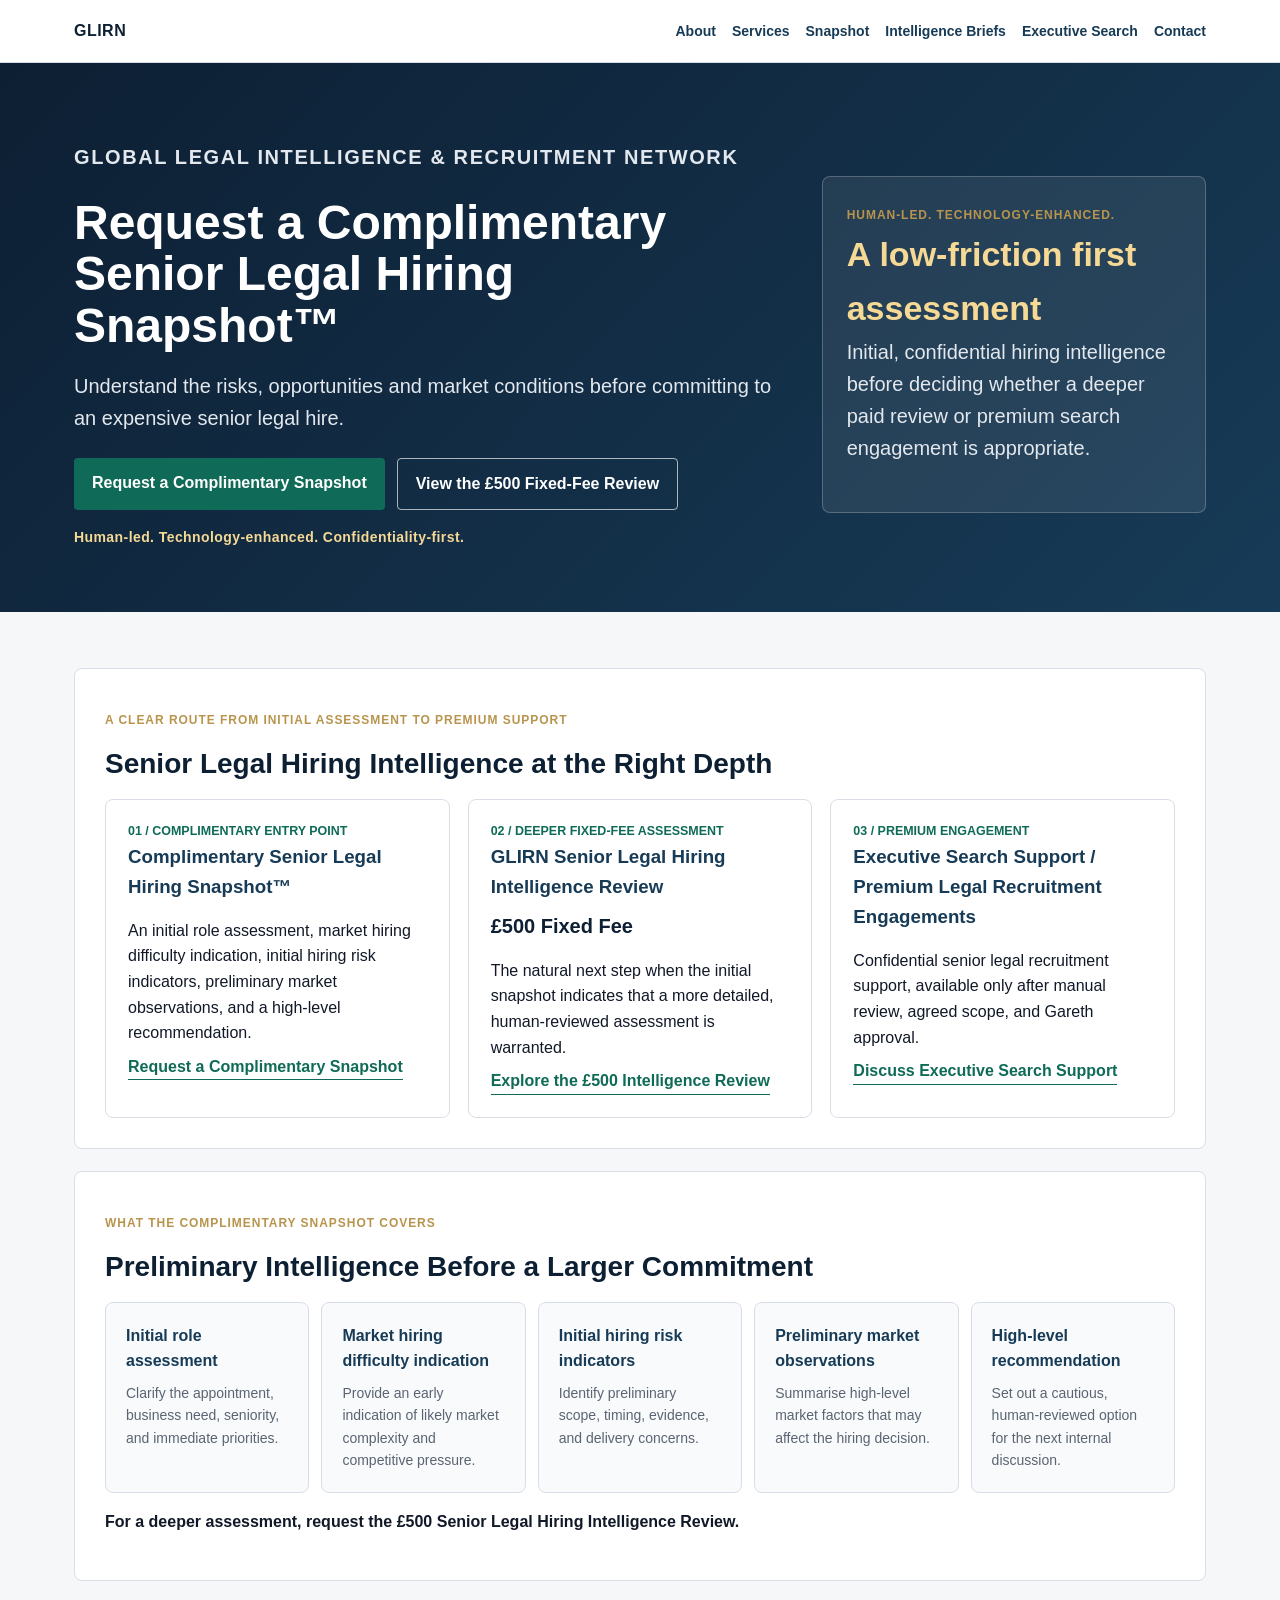
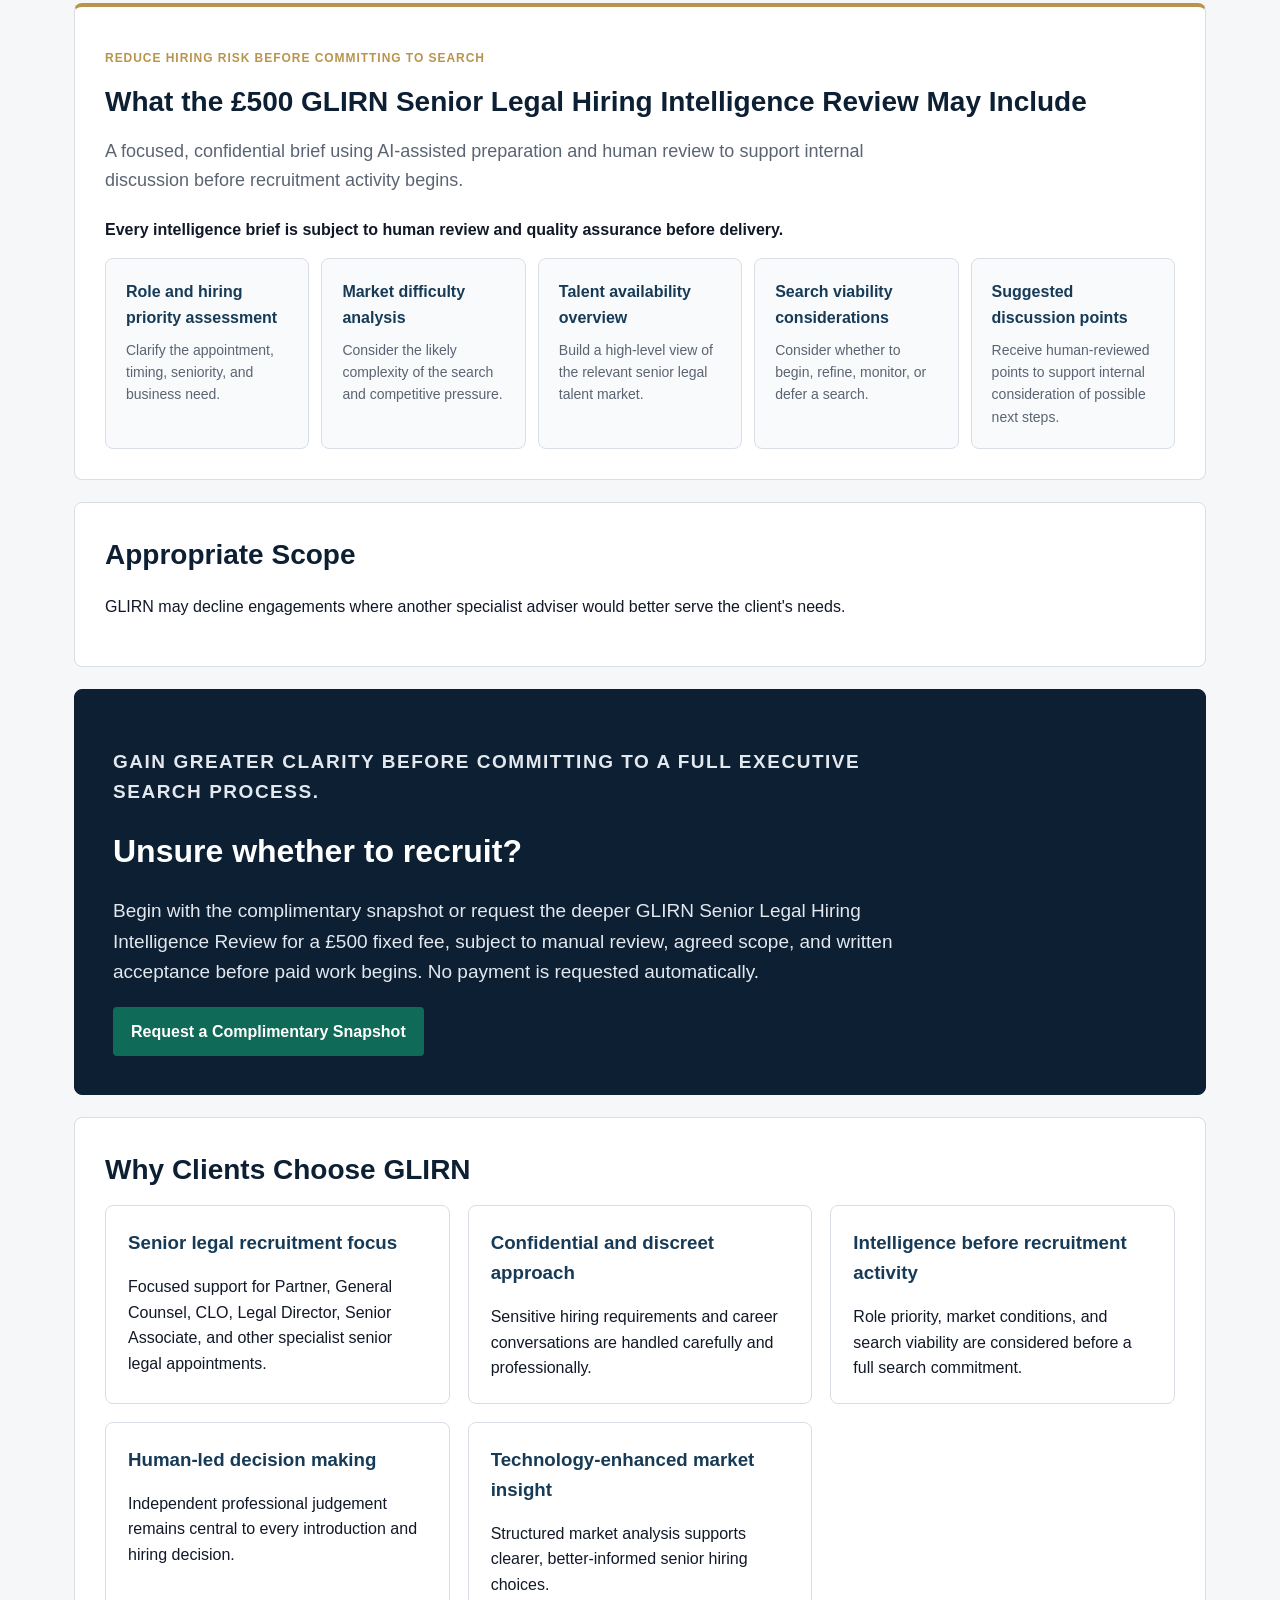
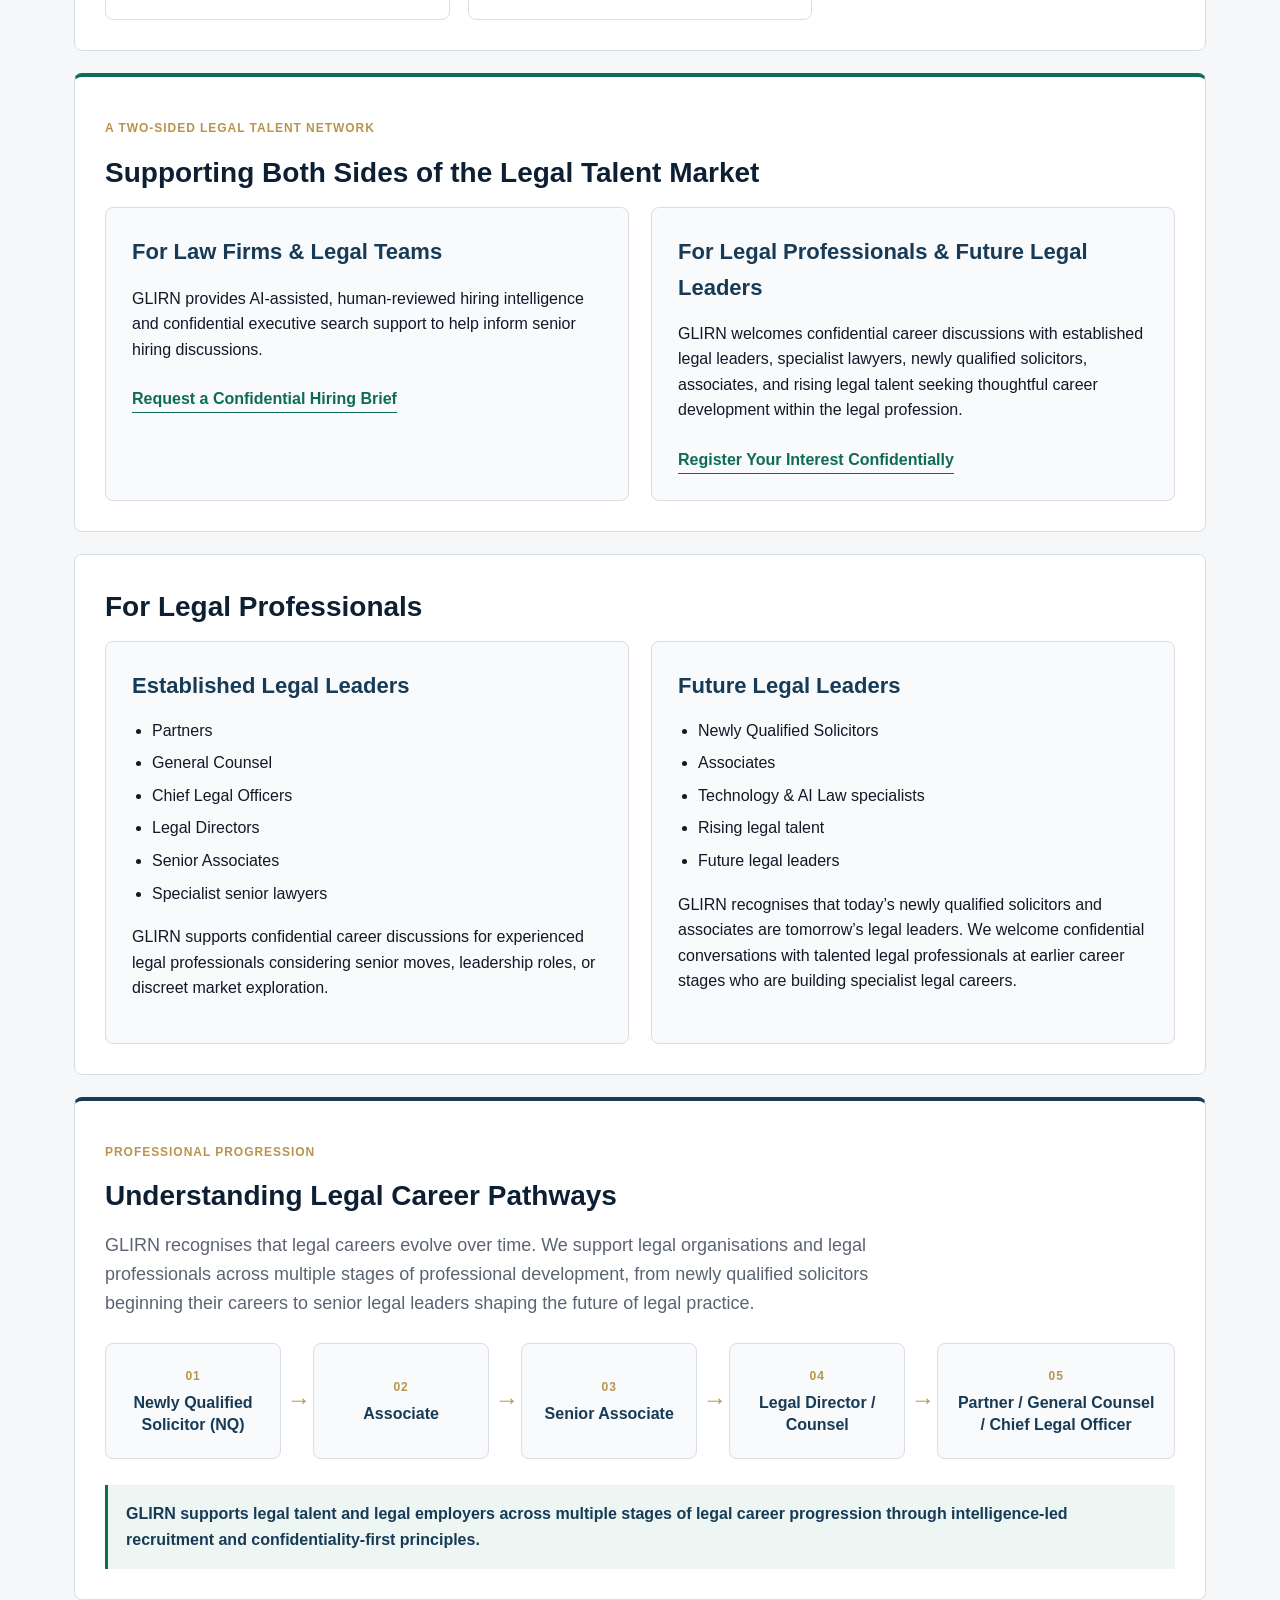
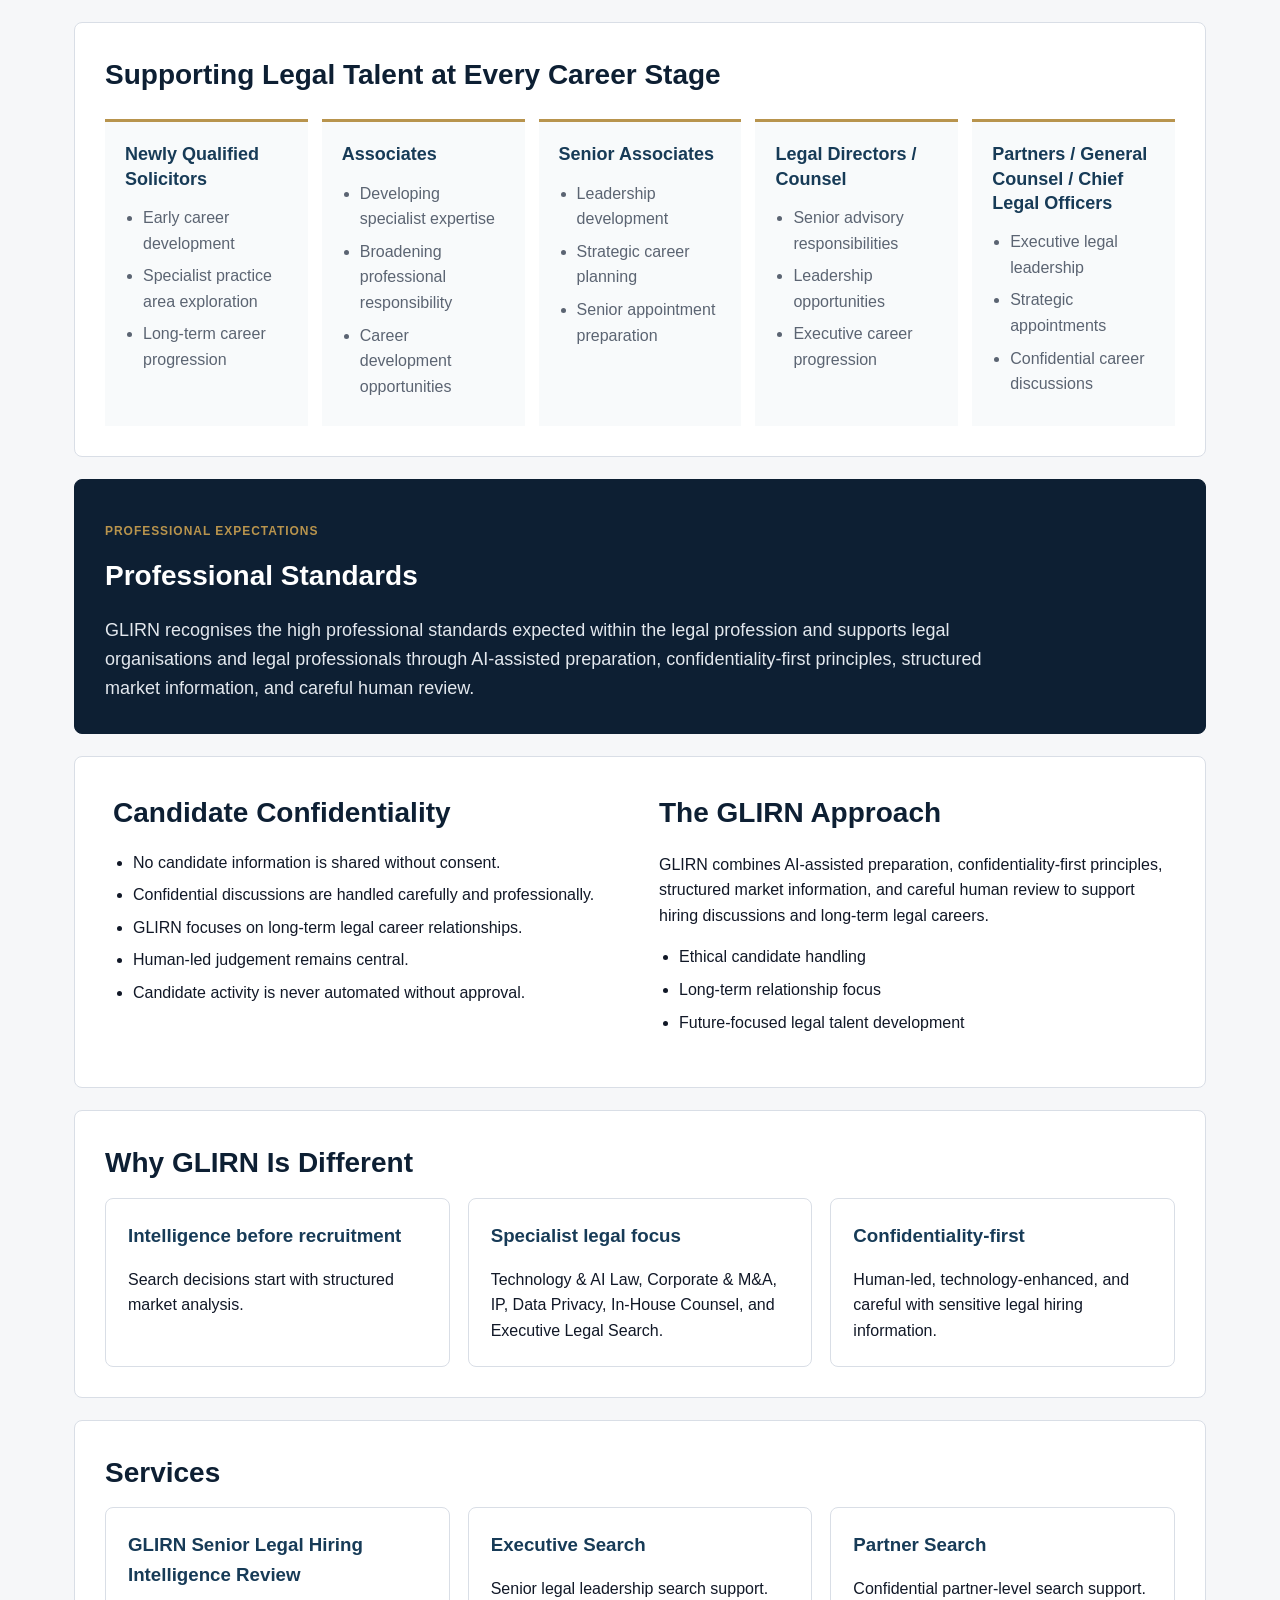
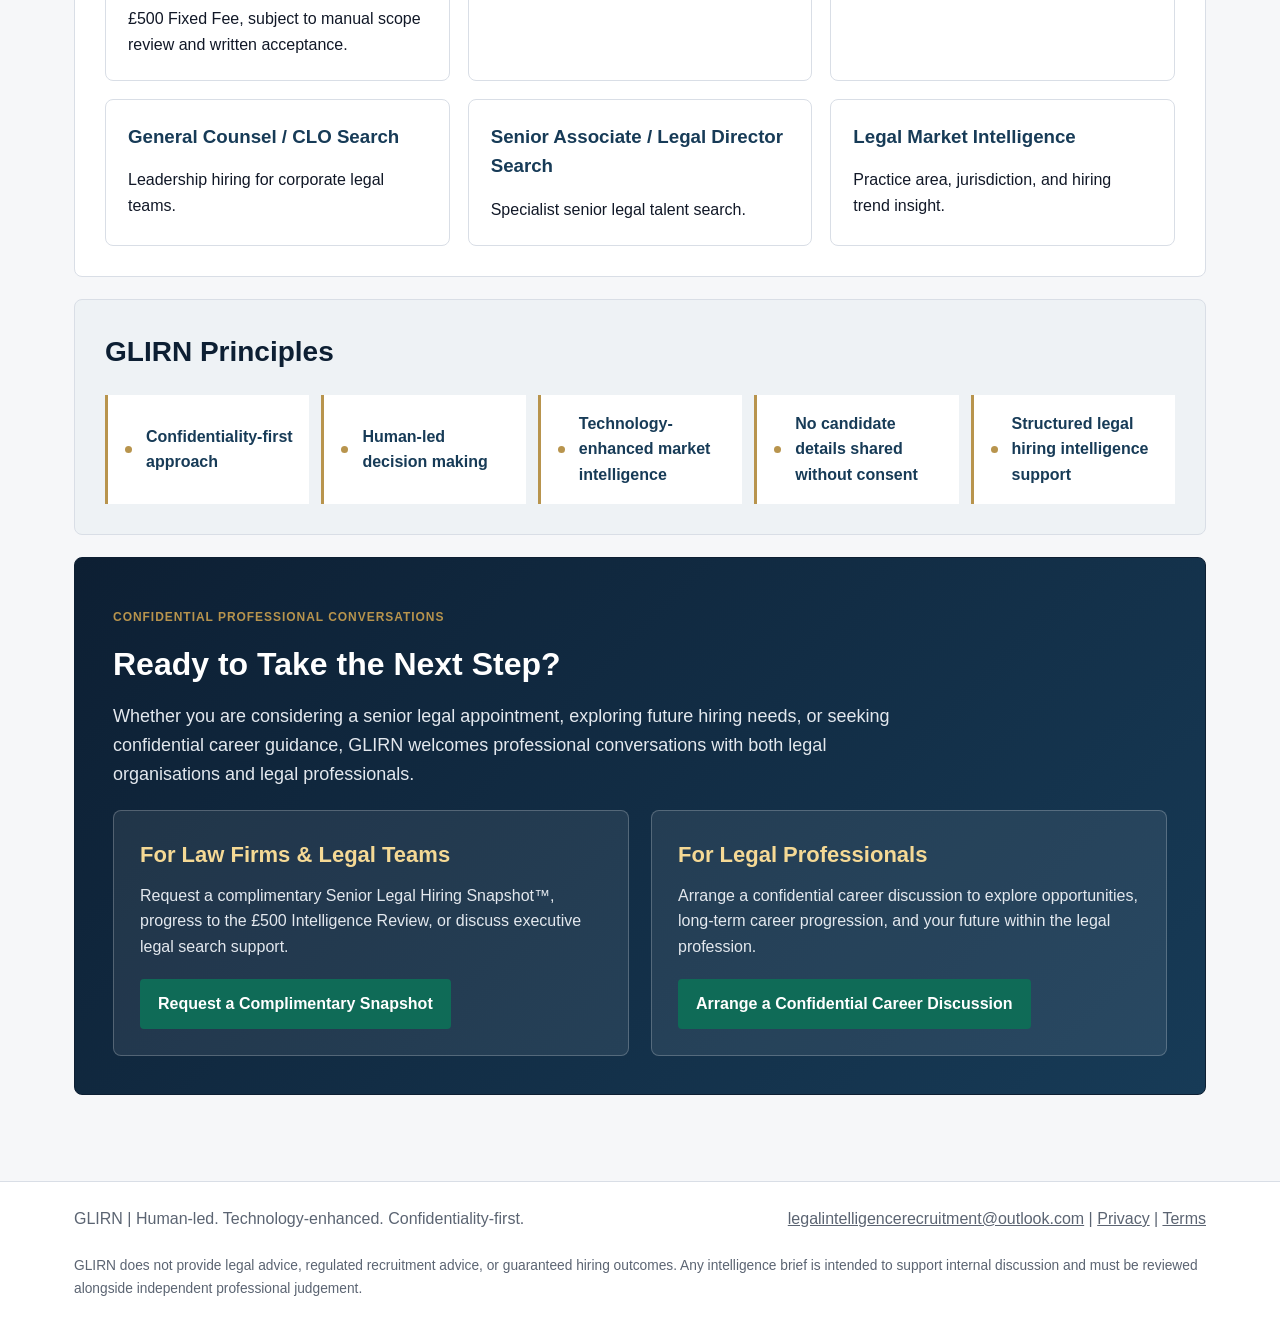
<file: public/index.html>
<!doctype html>
<html lang="en">
<head>
  <meta charset="utf-8">
  <meta name="viewport" content="width=device-width, initial-scale=1">
  <title>Global Legal Intelligence & Recruitment Network</title>
  <link rel="stylesheet" href="styles.css">
  <!-- Google tag (gtag.js) -->
<script async src="https://www.googletagmanager.com/gtag/js?id=G-6HNSTSNCB3"></script>
<script>
  window.dataLayer = window.dataLayer || [];
  function gtag(){dataLayer.push(arguments);}
  gtag('js', new Date());

  gtag('config', 'G-6HNSTSNCB3');
</script>
</head>
<body>
  <header class="site-header">
    <nav class="nav">
      <a class="brand" href="index.html">GLIRN</a>
      <div class="nav-links">
        <a href="about.html">About</a><a href="services.html">Services</a><a href="senior-legal-hiring-snapshot.html">Snapshot</a><a href="intelligence-review.html">Intelligence Briefs</a><a href="executive-search.html">Executive Search</a><a href="contact.html">Contact</a>
      </div>
    </nav>
  </header>
  <section class="hero">
    <div class="hero-inner">
      <div>
        <p class="eyebrow">Global Legal Intelligence & Recruitment Network</p>
        <h1>Request a Complimentary Senior Legal Hiring Snapshot&trade;</h1>
        <p>Understand the risks, opportunities and market conditions before committing to an expensive senior legal hire.</p>
        <div class="button-row">
          <a class="button" href="contact.html">Request a Complimentary Snapshot</a>
          <a class="button secondary" href="intelligence-review.html">View the &pound;500 Fixed-Fee Review</a>
        </div>
        <p class="hero-trust-line">Human-led. Technology-enhanced. Confidentiality-first.</p>
      </div>
      <div class="hero-panel">
        <span class="eyebrow">Human-led. Technology-enhanced.</span>
        <strong>A low-friction first assessment</strong>
        <p>Initial, confidential hiring intelligence before deciding whether a deeper paid review or premium search engagement is appropriate.</p>
      </div>
    </div>
  </section>
  <main>
    <section class="section offer-ladder">
      <p class="eyebrow">A clear route from initial assessment to premium support</p>
      <h2>Senior Legal Hiring Intelligence at the Right Depth</h2>
      <div class="grid">
        <div class="card"><p class="offer-step">01 / Complimentary entry point</p><h3>Complimentary Senior Legal Hiring Snapshot&trade;</h3><p>An initial role assessment, market hiring difficulty indication, initial hiring risk indicators, preliminary market observations, and a high-level recommendation.</p><a class="text-link" href="contact.html">Request a Complimentary Snapshot</a></div>
        <div class="card featured-offer"><p class="offer-step">02 / Deeper fixed-fee assessment</p><h3>GLIRN Senior Legal Hiring Intelligence Review</h3><p class="offer-price">&pound;500 Fixed Fee</p><p>The natural next step when the initial snapshot indicates that a more detailed, human-reviewed assessment is warranted.</p><a class="text-link" href="intelligence-review.html">Explore the &pound;500 Intelligence Review</a></div>
        <div class="card"><p class="offer-step">03 / Premium engagement</p><h3>Executive Search Support / Premium Legal Recruitment Engagements</h3><p>Confidential senior legal recruitment support, available only after manual review, agreed scope, and Gareth approval.</p><a class="text-link" href="executive-search.html">Discuss Executive Search Support</a></div>
      </div>
    </section>
    <section class="section snapshot-inclusions">
      <p class="eyebrow">What the complimentary snapshot covers</p>
      <h2>Preliminary Intelligence Before a Larger Commitment</h2>
      <div class="review-list">
        <div><strong>Initial role assessment</strong><span>Clarify the appointment, business need, seniority, and immediate priorities.</span></div>
        <div><strong>Market hiring difficulty indication</strong><span>Provide an early indication of likely market complexity and competitive pressure.</span></div>
        <div><strong>Initial hiring risk indicators</strong><span>Identify preliminary scope, timing, evidence, and delivery concerns.</span></div>
        <div><strong>Preliminary market observations</strong><span>Summarise high-level market factors that may affect the hiring decision.</span></div>
        <div><strong>High-level recommendation</strong><span>Set out a cautious, human-reviewed option for the next internal discussion.</span></div>
      </div>
      <p><strong>For a deeper assessment, request the &pound;500 Senior Legal Hiring Intelligence Review.</strong></p>
    </section>
    <section class="section review-inclusions">
      <p class="eyebrow">Reduce Hiring Risk Before Committing to Search</p>
      <h2>What the &pound;500 GLIRN Senior Legal Hiring Intelligence Review May Include</h2>
      <p class="section-intro">A focused, confidential brief using AI-assisted preparation and human review to support internal discussion before recruitment activity begins.</p>
      <p><strong>Every intelligence brief is subject to human review and quality assurance before delivery.</strong></p>
      <div class="review-list">
        <div><strong>Role and hiring priority assessment</strong><span>Clarify the appointment, timing, seniority, and business need.</span></div>
        <div><strong>Market difficulty analysis</strong><span>Consider the likely complexity of the search and competitive pressure.</span></div>
        <div><strong>Talent availability overview</strong><span>Build a high-level view of the relevant senior legal talent market.</span></div>
        <div><strong>Search viability considerations</strong><span>Consider whether to begin, refine, monitor, or defer a search.</span></div>
        <div><strong>Suggested discussion points</strong><span>Receive human-reviewed points to support internal consideration of possible next steps.</span></div>
      </div>
    </section>
    <section class="section"><h2>Appropriate Scope</h2><p>GLIRN may decline engagements where another specialist adviser would better serve the client's needs.</p></section>
    <section class="section cta-band near-top-cta">
      <p class="eyebrow">Gain greater clarity before committing to a full executive search process.</p>
      <h2>Unsure whether to recruit?</h2>
      <p>Begin with the complimentary snapshot or request the deeper GLIRN Senior Legal Hiring Intelligence Review for a &pound;500 fixed fee, subject to manual review, agreed scope, and written acceptance before paid work begins. No payment is requested automatically.</p>
      <a class="button" href="contact.html">Request a Complimentary Snapshot</a>
    </section>
    <section class="section">
      <h2>Why Clients Choose GLIRN</h2>
      <div class="grid">
        <div class="card"><h3>Senior legal recruitment focus</h3><p>Focused support for Partner, General Counsel, CLO, Legal Director, Senior Associate, and other specialist senior legal appointments.</p></div>
        <div class="card"><h3>Confidential and discreet approach</h3><p>Sensitive hiring requirements and career conversations are handled carefully and professionally.</p></div>
        <div class="card"><h3>Intelligence before recruitment activity</h3><p>Role priority, market conditions, and search viability are considered before a full search commitment.</p></div>
        <div class="card"><h3>Human-led decision making</h3><p>Independent professional judgement remains central to every introduction and hiring decision.</p></div>
        <div class="card"><h3>Technology-enhanced market insight</h3><p>Structured market analysis supports clearer, better-informed senior hiring choices.</p></div>
      </div>
    </section>
    <section class="section market-sides">
      <p class="eyebrow">A two-sided legal talent network</p>
      <h2>Supporting Both Sides of the Legal Talent Market</h2>
      <div class="split">
        <div class="audience-card"><h3>For Law Firms &amp; Legal Teams</h3><p>GLIRN provides AI-assisted, human-reviewed hiring intelligence and confidential executive search support to help inform senior hiring discussions.</p><a class="text-link" href="contact.html">Request a Confidential Hiring Brief</a></div>
        <div class="audience-card"><h3>For Legal Professionals &amp; Future Legal Leaders</h3><p>GLIRN welcomes confidential career discussions with established legal leaders, specialist lawyers, newly qualified solicitors, associates, and rising legal talent seeking thoughtful career development within the legal profession.</p><a class="text-link" href="contact.html">Register Your Interest Confidentially</a></div>
      </div>
    </section>
    <section class="section">
      <h2>For Legal Professionals</h2>
      <div class="split">
        <div class="career-card"><h3>Established Legal Leaders</h3><ul class="role-list"><li>Partners</li><li>General Counsel</li><li>Chief Legal Officers</li><li>Legal Directors</li><li>Senior Associates</li><li>Specialist senior lawyers</li></ul><p>GLIRN supports confidential career discussions for experienced legal professionals considering senior moves, leadership roles, or discreet market exploration.</p></div>
        <div class="career-card"><h3>Future Legal Leaders</h3><ul class="role-list"><li>Newly Qualified Solicitors</li><li>Associates</li><li>Technology &amp; AI Law specialists</li><li>Rising legal talent</li><li>Future legal leaders</li></ul><p>GLIRN recognises that today&rsquo;s newly qualified solicitors and associates are tomorrow&rsquo;s legal leaders. We welcome confidential conversations with talented legal professionals at earlier career stages who are building specialist legal careers.</p></div>
      </div>
    </section>
    <section class="section career-pathways">
      <p class="eyebrow">Professional progression</p>
      <h2>Understanding Legal Career Pathways</h2>
      <p class="section-intro">GLIRN recognises that legal careers evolve over time. We support legal organisations and legal professionals across multiple stages of professional development, from newly qualified solicitors beginning their careers to senior legal leaders shaping the future of legal practice.</p>
      <div class="pathway-flow" aria-label="Legal career progression">
        <div class="pathway-step"><span>01</span><strong>Newly Qualified Solicitor (NQ)</strong></div>
        <div class="pathway-arrow" aria-hidden="true">&darr;</div>
        <div class="pathway-step"><span>02</span><strong>Associate</strong></div>
        <div class="pathway-arrow" aria-hidden="true">&darr;</div>
        <div class="pathway-step"><span>03</span><strong>Senior Associate</strong></div>
        <div class="pathway-arrow" aria-hidden="true">&darr;</div>
        <div class="pathway-step"><span>04</span><strong>Legal Director / Counsel</strong></div>
        <div class="pathway-arrow" aria-hidden="true">&darr;</div>
        <div class="pathway-step"><span>05</span><strong>Partner / General Counsel / Chief Legal Officer</strong></div>
      </div>
      <p class="pathway-summary">GLIRN supports legal talent and legal employers across multiple stages of legal career progression through intelligence-led recruitment and confidentiality-first principles.</p>
    </section>
    <section class="section career-stages">
      <h2>Supporting Legal Talent at Every Career Stage</h2>
      <div class="stage-grid">
        <div class="stage-card"><h3>Newly Qualified Solicitors</h3><ul><li>Early career development</li><li>Specialist practice area exploration</li><li>Long-term career progression</li></ul></div>
        <div class="stage-card"><h3>Associates</h3><ul><li>Developing specialist expertise</li><li>Broadening professional responsibility</li><li>Career development opportunities</li></ul></div>
        <div class="stage-card"><h3>Senior Associates</h3><ul><li>Leadership development</li><li>Strategic career planning</li><li>Senior appointment preparation</li></ul></div>
        <div class="stage-card"><h3>Legal Directors / Counsel</h3><ul><li>Senior advisory responsibilities</li><li>Leadership opportunities</li><li>Executive career progression</li></ul></div>
        <div class="stage-card"><h3>Partners / General Counsel / Chief Legal Officers</h3><ul><li>Executive legal leadership</li><li>Strategic appointments</li><li>Confidential career discussions</li></ul></div>
      </div>
    </section>
    <section class="section professional-standards">
      <p class="eyebrow">Professional expectations</p>
      <h2>Professional Standards</h2>
      <p>GLIRN recognises the high professional standards expected within the legal profession and supports legal organisations and legal professionals through AI-assisted preparation, confidentiality-first principles, structured market information, and careful human review.</p>
    </section>
    <section class="section split trust-sections">
      <div><h2>Candidate Confidentiality</h2><ul class="trust-list"><li>No candidate information is shared without consent.</li><li>Confidential discussions are handled carefully and professionally.</li><li>GLIRN focuses on long-term legal career relationships.</li><li>Human-led judgement remains central.</li><li>Candidate activity is never automated without approval.</li></ul></div>
      <div><h2>The GLIRN Approach</h2><p>GLIRN combines AI-assisted preparation, confidentiality-first principles, structured market information, and careful human review to support hiring discussions and long-term legal careers.</p><ul class="trust-list"><li>Ethical candidate handling</li><li>Long-term relationship focus</li><li>Future-focused legal talent development</li></ul></div>
    </section>
    <section class="section">
      <h2>Why GLIRN Is Different</h2>
      <div class="grid">
        <div class="card"><h3>Intelligence before recruitment</h3><p>Search decisions start with structured market analysis.</p></div>
        <div class="card"><h3>Specialist legal focus</h3><p>Technology & AI Law, Corporate & M&A, IP, Data Privacy, In-House Counsel, and Executive Legal Search.</p></div>
        <div class="card"><h3>Confidentiality-first</h3><p>Human-led, technology-enhanced, and careful with sensitive legal hiring information.</p></div>
      </div>
    </section>
    <section class="section">
      <h2>Services</h2>
      <div class="grid">
        <div class="card"><h3>GLIRN Senior Legal Hiring Intelligence Review</h3><p>&pound;500 Fixed Fee, subject to manual scope review and written acceptance.</p></div>
        <div class="card"><h3>Executive Search</h3><p>Senior legal leadership search support.</p></div>
        <div class="card"><h3>Partner Search</h3><p>Confidential partner-level search support.</p></div>
        <div class="card"><h3>General Counsel / CLO Search</h3><p>Leadership hiring for corporate legal teams.</p></div>
        <div class="card"><h3>Senior Associate / Legal Director Search</h3><p>Specialist senior legal talent search.</p></div>
        <div class="card"><h3>Legal Market Intelligence</h3><p>Practice area, jurisdiction, and hiring trend insight.</p></div>
      </div>
    </section>
    <section class="section principles">
      <h2>GLIRN Principles</h2>
      <ul class="principles-list">
        <li>Confidentiality-first approach</li>
        <li>Human-led decision making</li>
        <li>Technology-enhanced market intelligence</li>
        <li>No candidate details shared without consent</li>
        <li>Structured legal hiring intelligence support</li>
      </ul>
    </section>
    <section class="section final-conversion">
      <p class="eyebrow">Confidential professional conversations</p>
      <h2>Ready to Take the Next Step?</h2>
      <p class="section-intro">Whether you are considering a senior legal appointment, exploring future hiring needs, or seeking confidential career guidance, GLIRN welcomes professional conversations with both legal organisations and legal professionals.</p>
      <div class="split">
        <div class="conversion-card"><h3>For Law Firms &amp; Legal Teams</h3><p>Request a complimentary Senior Legal Hiring Snapshot&trade;, progress to the &pound;500 Intelligence Review, or discuss executive legal search support.</p><a class="button" href="contact.html">Request a Complimentary Snapshot</a></div>
        <div class="conversion-card"><h3>For Legal Professionals</h3><p>Arrange a confidential career discussion to explore opportunities, long-term career progression, and your future within the legal profession.</p><a class="button" href="contact.html">Arrange a Confidential Career Discussion</a></div>
      </div>
    </section>
  </main>
  <footer class="footer"><div class="footer-inner"><span>GLIRN | Human-led. Technology-enhanced. Confidentiality-first.</span><span><a href="mailto:legalintelligencerecruitment@outlook.com">legalintelligencerecruitment@outlook.com</a> | <a href="privacy.html">Privacy</a> | <a href="terms.html">Terms</a></span></div><p class="footer-disclaimer">GLIRN does not provide legal advice, regulated recruitment advice, or guaranteed hiring outcomes. Any intelligence brief is intended to support internal discussion and must be reviewed alongside independent professional judgement.</p></footer>
</body>
</html>
</file>
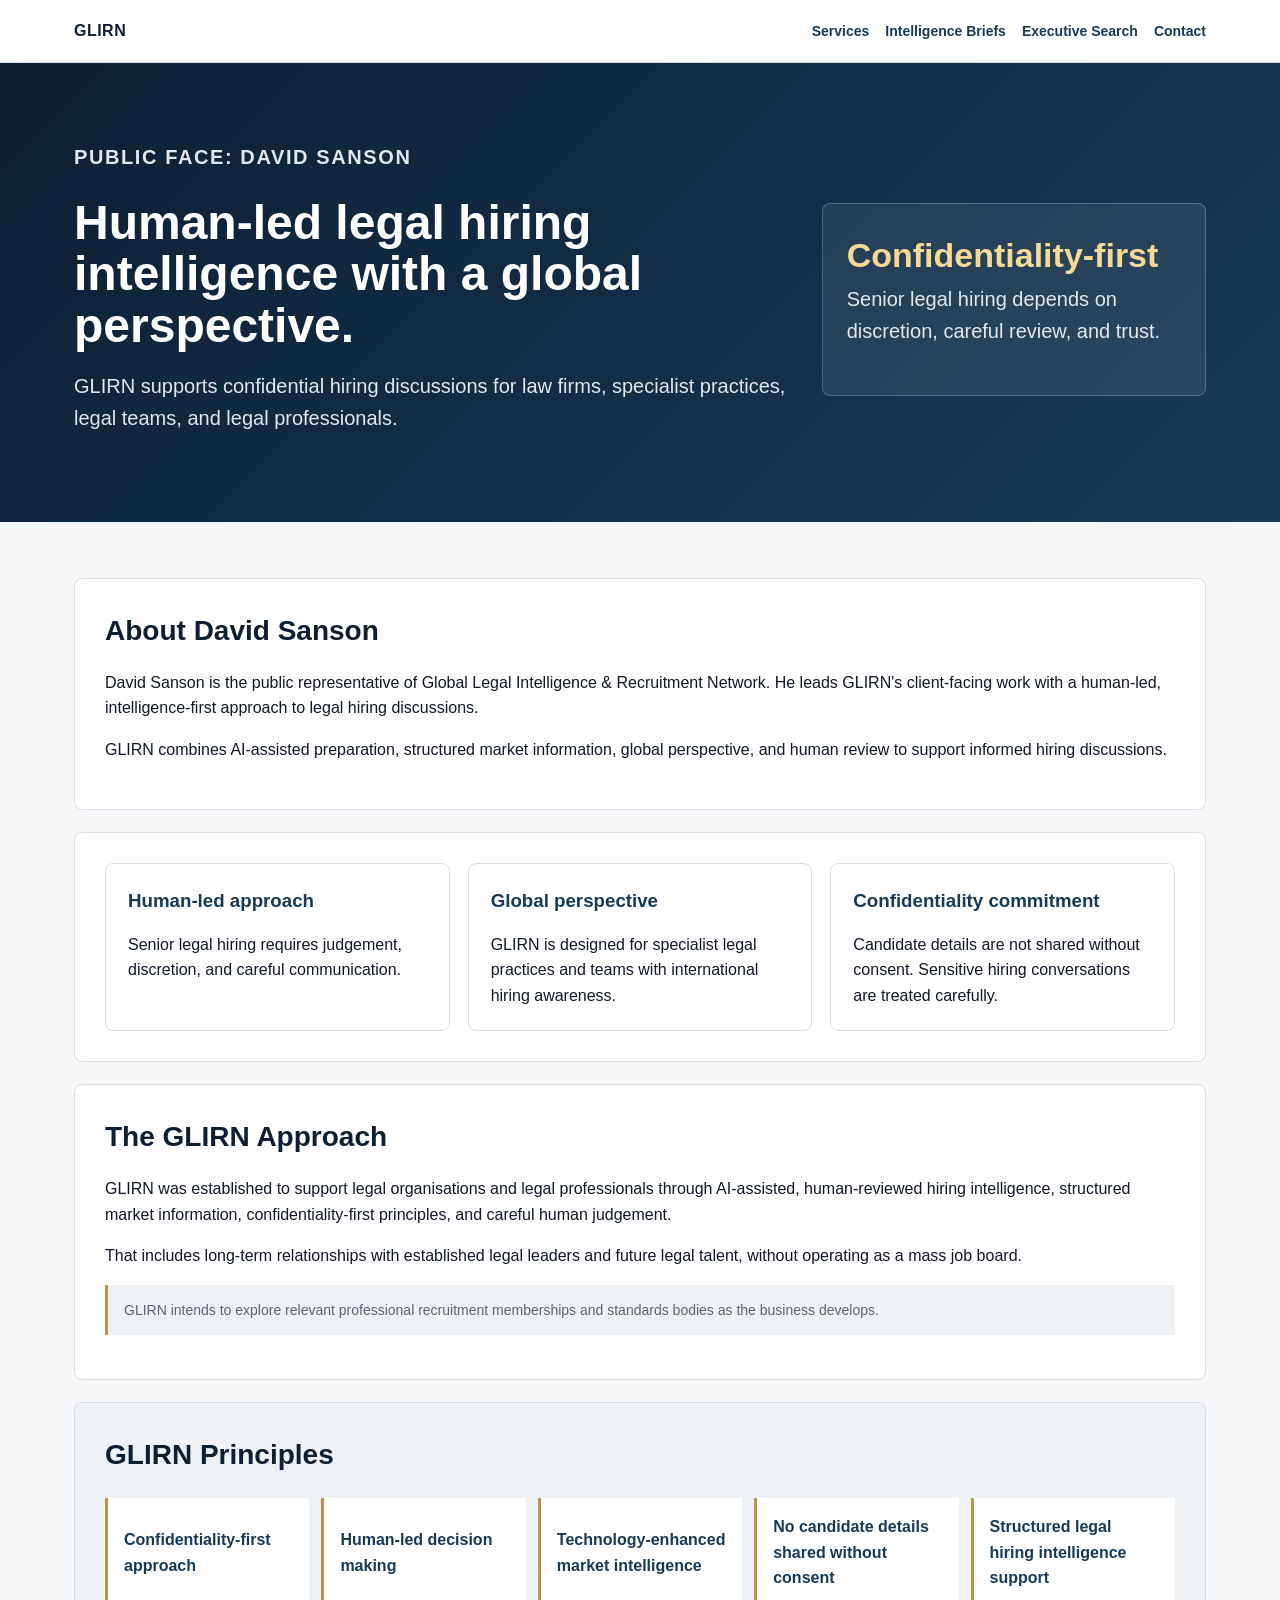
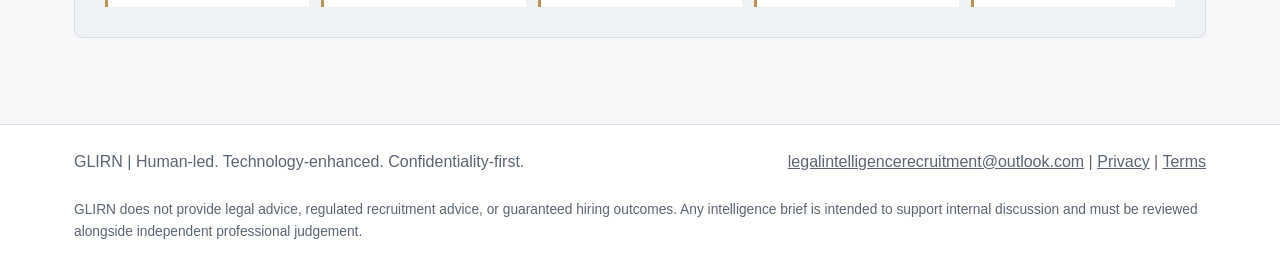
<file: public/about.html>
<!doctype html>
<html lang="en">
<head><meta charset="utf-8"><meta name="viewport" content="width=device-width, initial-scale=1"><title>About David Sanson | GLIRN</title><link rel="stylesheet" href="styles.css"></head>
<body>
<header class="site-header"><nav class="nav"><a class="brand" href="index.html">GLIRN</a><div class="nav-links"><a href="services.html">Services</a><a href="intelligence-review.html">Intelligence Briefs</a><a href="executive-search.html">Executive Search</a><a href="contact.html">Contact</a></div></nav></header>
<section class="hero"><div class="hero-inner"><div><p class="eyebrow">Public face: David Sanson</p><h1>Human-led legal hiring intelligence with a global perspective.</h1><p>GLIRN supports confidential hiring discussions for law firms, specialist practices, legal teams, and legal professionals.</p></div><div class="hero-panel"><strong>Confidentiality-first</strong><p>Senior legal hiring depends on discretion, careful review, and trust.</p></div></div></section>
<main>
<section class="section"><h2>About David Sanson</h2><p>David Sanson is the public representative of Global Legal Intelligence & Recruitment Network. He leads GLIRN's client-facing work with a human-led, intelligence-first approach to legal hiring discussions.</p><p>GLIRN combines AI-assisted preparation, structured market information, global perspective, and human review to support informed hiring discussions.</p></section>
<section class="section grid"><div class="card"><h3>Human-led approach</h3><p>Senior legal hiring requires judgement, discretion, and careful communication.</p></div><div class="card"><h3>Global perspective</h3><p>GLIRN is designed for specialist legal practices and teams with international hiring awareness.</p></div><div class="card"><h3>Confidentiality commitment</h3><p>Candidate details are not shared without consent. Sensitive hiring conversations are treated carefully.</p></div></section>
<section class="section"><h2>The GLIRN Approach</h2><p>GLIRN was established to support legal organisations and legal professionals through AI-assisted, human-reviewed hiring intelligence, structured market information, confidentiality-first principles, and careful human judgement.</p><p>That includes long-term relationships with established legal leaders and future legal talent, without operating as a mass job board.</p><p class="standards-note">GLIRN intends to explore relevant professional recruitment memberships and standards bodies as the business develops.</p></section>
<section class="section principles"><h2>GLIRN Principles</h2><div class="principles-grid"><span>Confidentiality-first approach</span><span>Human-led decision making</span><span>Technology-enhanced market intelligence</span><span>No candidate details shared without consent</span><span>Structured legal hiring intelligence support</span></div></section>
</main>
<footer class="footer"><div class="footer-inner"><span>GLIRN | Human-led. Technology-enhanced. Confidentiality-first.</span><span><a href="mailto:legalintelligencerecruitment@outlook.com">legalintelligencerecruitment@outlook.com</a> | <a href="privacy.html">Privacy</a> | <a href="terms.html">Terms</a></span></div><p class="footer-disclaimer">GLIRN does not provide legal advice, regulated recruitment advice, or guaranteed hiring outcomes. Any intelligence brief is intended to support internal discussion and must be reviewed alongside independent professional judgement.</p></footer>
</body>
</html>
</file>
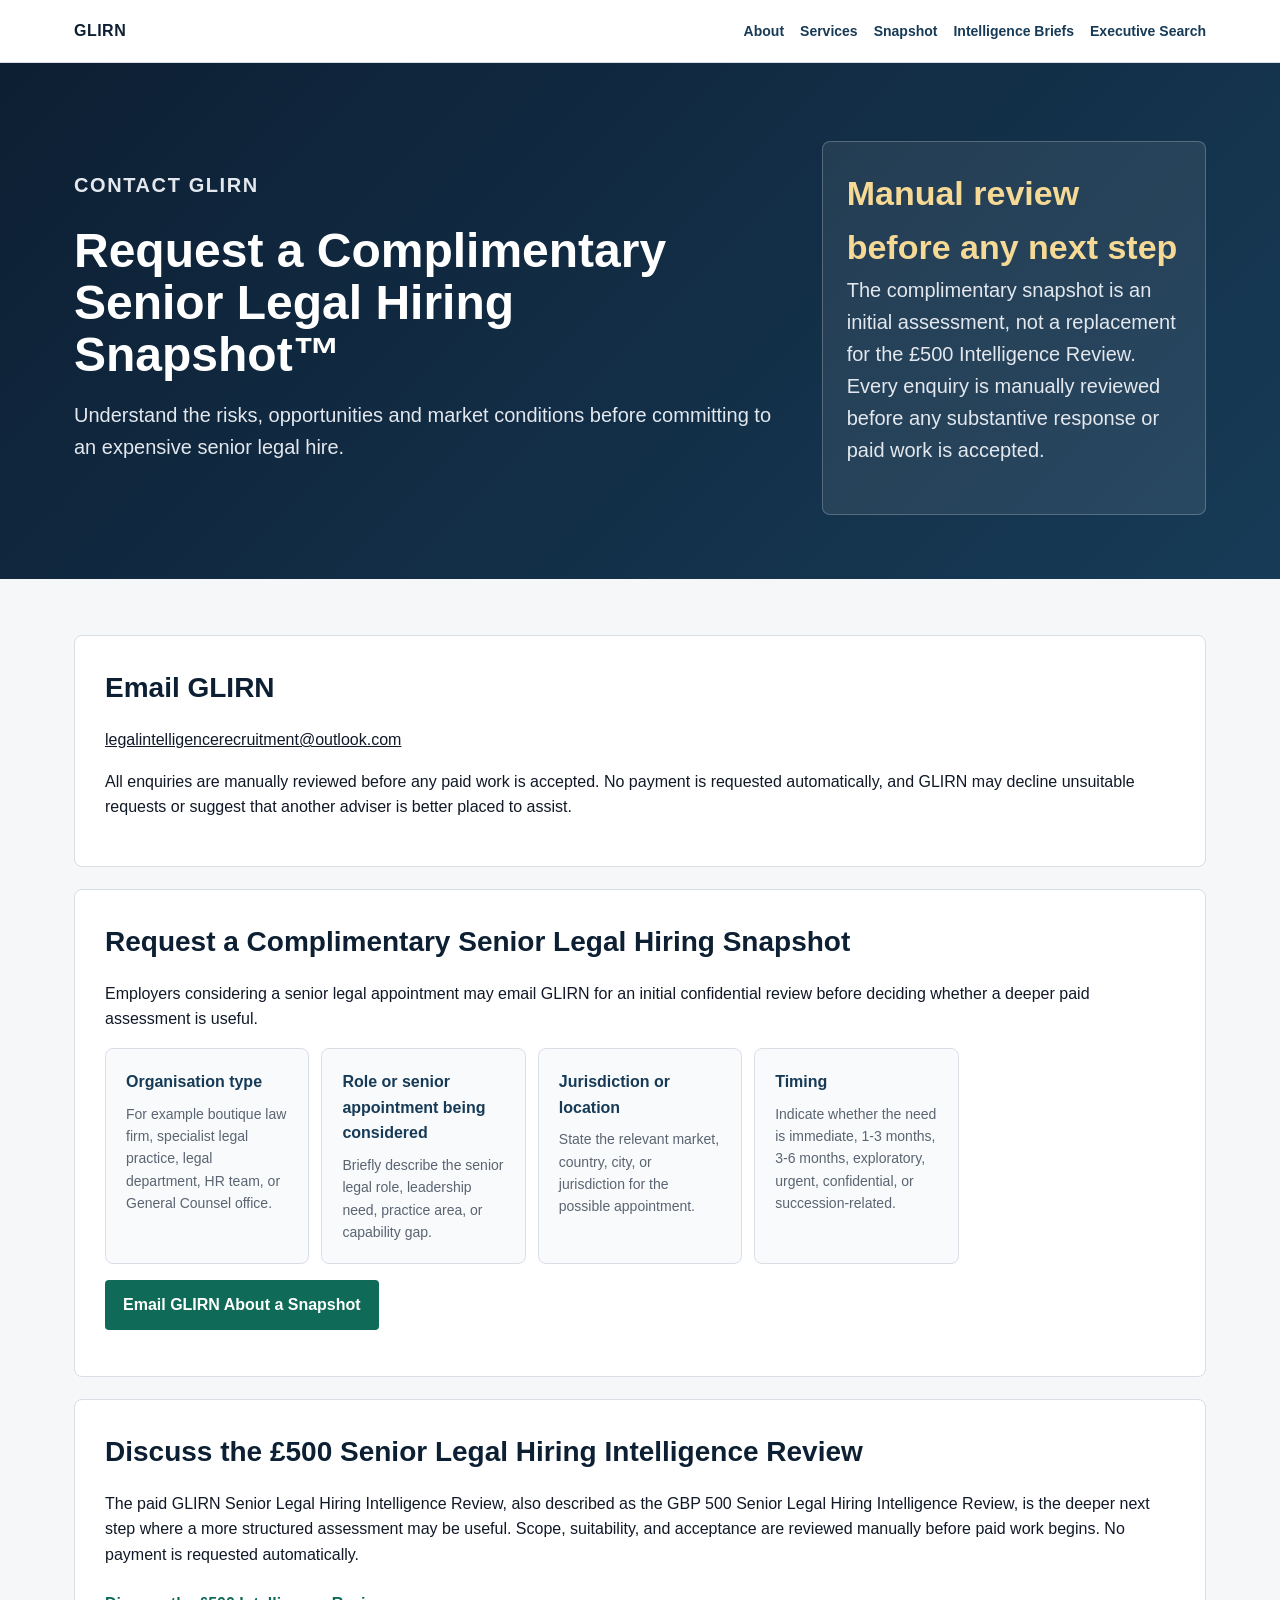
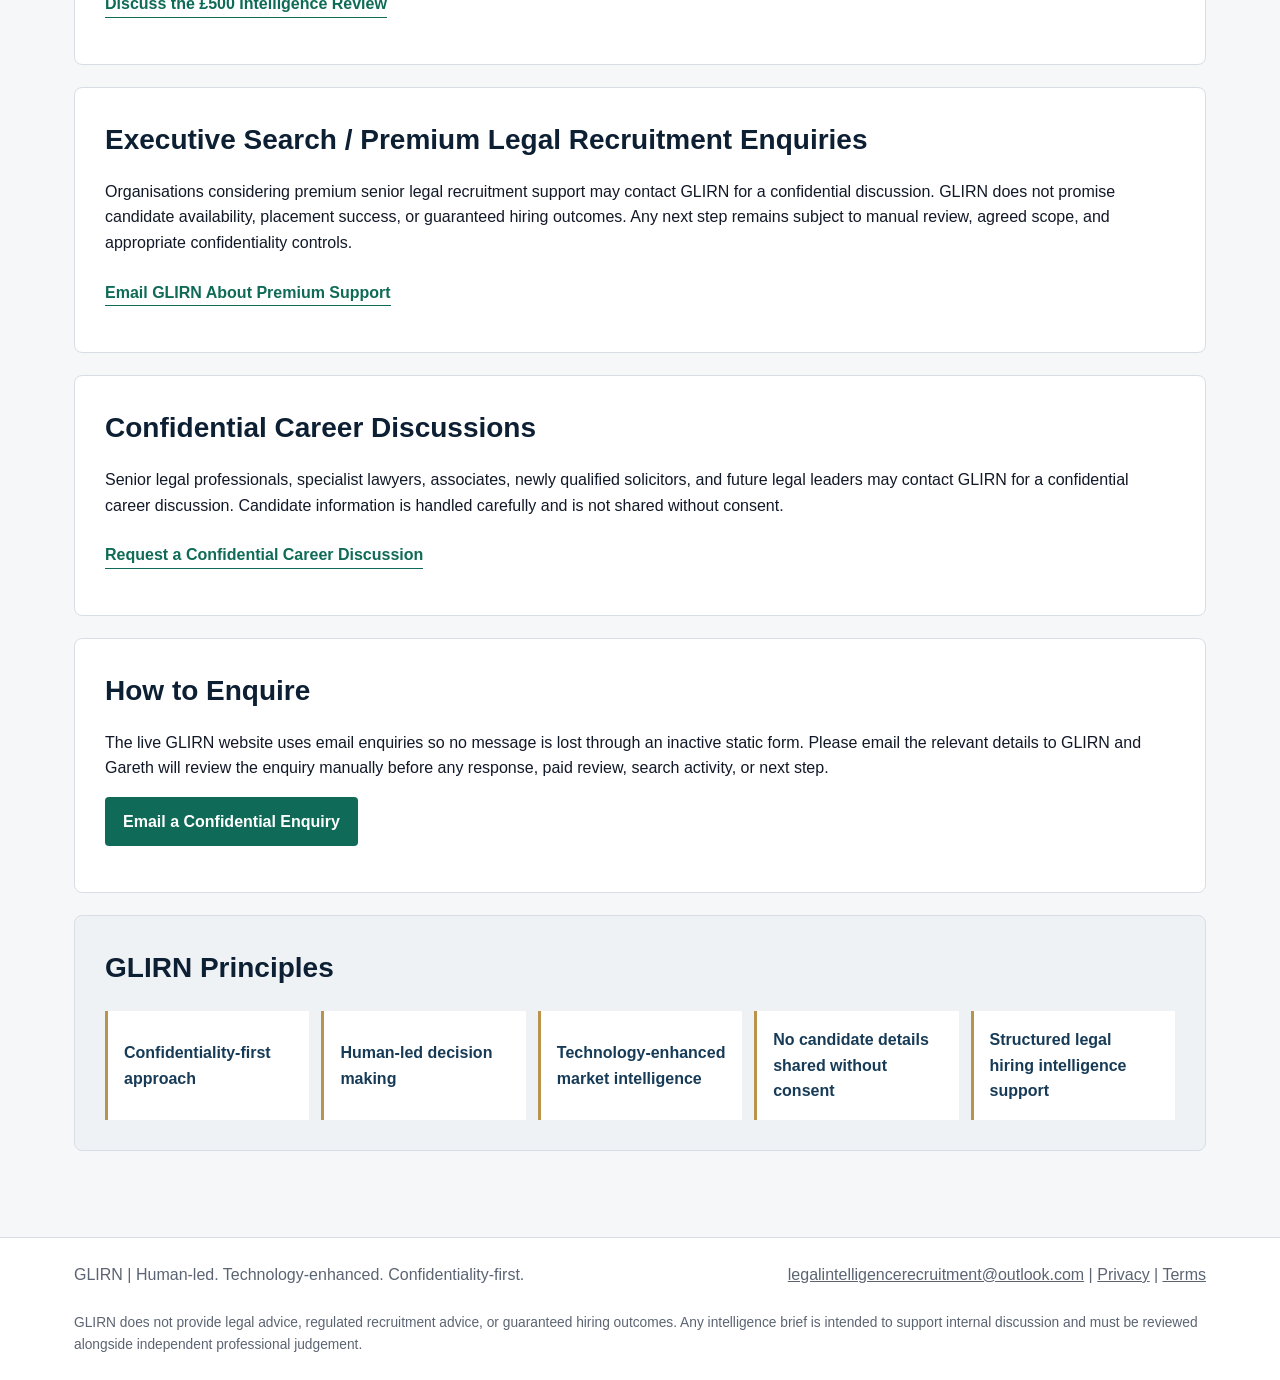
<file: public/contact.html>
<!doctype html>
<html lang="en">
<head><meta charset="utf-8"><meta name="viewport" content="width=device-width, initial-scale=1"><title>Contact | GLIRN</title><link rel="stylesheet" href="styles.css"></head>
<body>
<header class="site-header"><nav class="nav"><a class="brand" href="index.html">GLIRN</a><div class="nav-links"><a href="about.html">About</a><a href="services.html">Services</a><a href="senior-legal-hiring-snapshot.html">Snapshot</a><a href="intelligence-review.html">Intelligence Briefs</a><a href="executive-search.html">Executive Search</a></div></nav></header>
<section class="hero"><div class="hero-inner"><div><p class="eyebrow">Contact GLIRN</p><h1>Request a Complimentary Senior Legal Hiring Snapshot&trade;</h1><p>Understand the risks, opportunities and market conditions before committing to an expensive senior legal hire.</p></div><div class="hero-panel"><strong>Manual review before any next step</strong><p>The complimentary snapshot is an initial assessment, not a replacement for the &pound;500 Intelligence Review. Every enquiry is manually reviewed before any substantive response or paid work is accepted.</p></div></div></section>
<main><section class="section"><h2>Email GLIRN</h2><p><a href="mailto:legalintelligencerecruitment@outlook.com">legalintelligencerecruitment@outlook.com</a></p><p>All enquiries are manually reviewed before any paid work is accepted. No payment is requested automatically, and GLIRN may decline unsuitable requests or suggest that another adviser is better placed to assist.</p></section><section class="section"><h2>Request a Complimentary Senior Legal Hiring Snapshot</h2><p>Employers considering a senior legal appointment may email GLIRN for an initial confidential review before deciding whether a deeper paid assessment is useful.</p><div class="review-list"><div><strong>Organisation type</strong><span>For example boutique law firm, specialist legal practice, legal department, HR team, or General Counsel office.</span></div><div><strong>Role or senior appointment being considered</strong><span>Briefly describe the senior legal role, leadership need, practice area, or capability gap.</span></div><div><strong>Jurisdiction or location</strong><span>State the relevant market, country, city, or jurisdiction for the possible appointment.</span></div><div><strong>Timing</strong><span>Indicate whether the need is immediate, 1-3 months, 3-6 months, exploratory, urgent, confidential, or succession-related.</span></div></div><p><a class="button" href="mailto:legalintelligencerecruitment@outlook.com?subject=Complimentary%20Senior%20Legal%20Hiring%20Snapshot%20Enquiry">Email GLIRN About a Snapshot</a></p></section><section class="section"><h2>Discuss the &pound;500 Senior Legal Hiring Intelligence Review</h2><p>The paid GLIRN Senior Legal Hiring Intelligence Review, also described as the GBP 500 Senior Legal Hiring Intelligence Review, is the deeper next step where a more structured assessment may be useful. Scope, suitability, and acceptance are reviewed manually before paid work begins. No payment is requested automatically.</p><p><a class="text-link" href="mailto:legalintelligencerecruitment@outlook.com?subject=%C2%A3500%20Senior%20Legal%20Hiring%20Intelligence%20Review%20Enquiry">Discuss the &pound;500 Intelligence Review</a></p></section><section class="section"><h2>Executive Search / Premium Legal Recruitment Enquiries</h2><p>Organisations considering premium senior legal recruitment support may contact GLIRN for a confidential discussion. GLIRN does not promise candidate availability, placement success, or guaranteed hiring outcomes. Any next step remains subject to manual review, agreed scope, and appropriate confidentiality controls.</p><p><a class="text-link" href="mailto:legalintelligencerecruitment@outlook.com?subject=Executive%20Search%20%2F%20Premium%20Legal%20Recruitment%20Enquiry">Email GLIRN About Premium Support</a></p></section><section class="section"><h2>Confidential Career Discussions</h2><p>Senior legal professionals, specialist lawyers, associates, newly qualified solicitors, and future legal leaders may contact GLIRN for a confidential career discussion. Candidate information is handled carefully and is not shared without consent.</p><p><a class="text-link" href="mailto:legalintelligencerecruitment@outlook.com?subject=Confidential%20Career%20Discussion">Request a Confidential Career Discussion</a></p></section><section class="section"><h2>How to Enquire</h2><p>The live GLIRN website uses email enquiries so no message is lost through an inactive static form. Please email the relevant details to GLIRN and Gareth will review the enquiry manually before any response, paid review, search activity, or next step.</p><p><a class="button" href="mailto:legalintelligencerecruitment@outlook.com?subject=GLIRN%20Confidential%20Enquiry">Email a Confidential Enquiry</a></p></section><section class="section principles"><h2>GLIRN Principles</h2><div class="principles-grid"><span>Confidentiality-first approach</span><span>Human-led decision making</span><span>Technology-enhanced market intelligence</span><span>No candidate details shared without consent</span><span>Structured legal hiring intelligence support</span></div></section></main>
<footer class="footer"><div class="footer-inner"><span>GLIRN | Human-led. Technology-enhanced. Confidentiality-first.</span><span><a href="mailto:legalintelligencerecruitment@outlook.com">legalintelligencerecruitment@outlook.com</a> | <a href="privacy.html">Privacy</a> | <a href="terms.html">Terms</a></span></div><p class="footer-disclaimer">GLIRN does not provide legal advice, regulated recruitment advice, or guaranteed hiring outcomes. Any intelligence brief is intended to support internal discussion and must be reviewed alongside independent professional judgement.</p></footer>
</body>
</html>
</file>
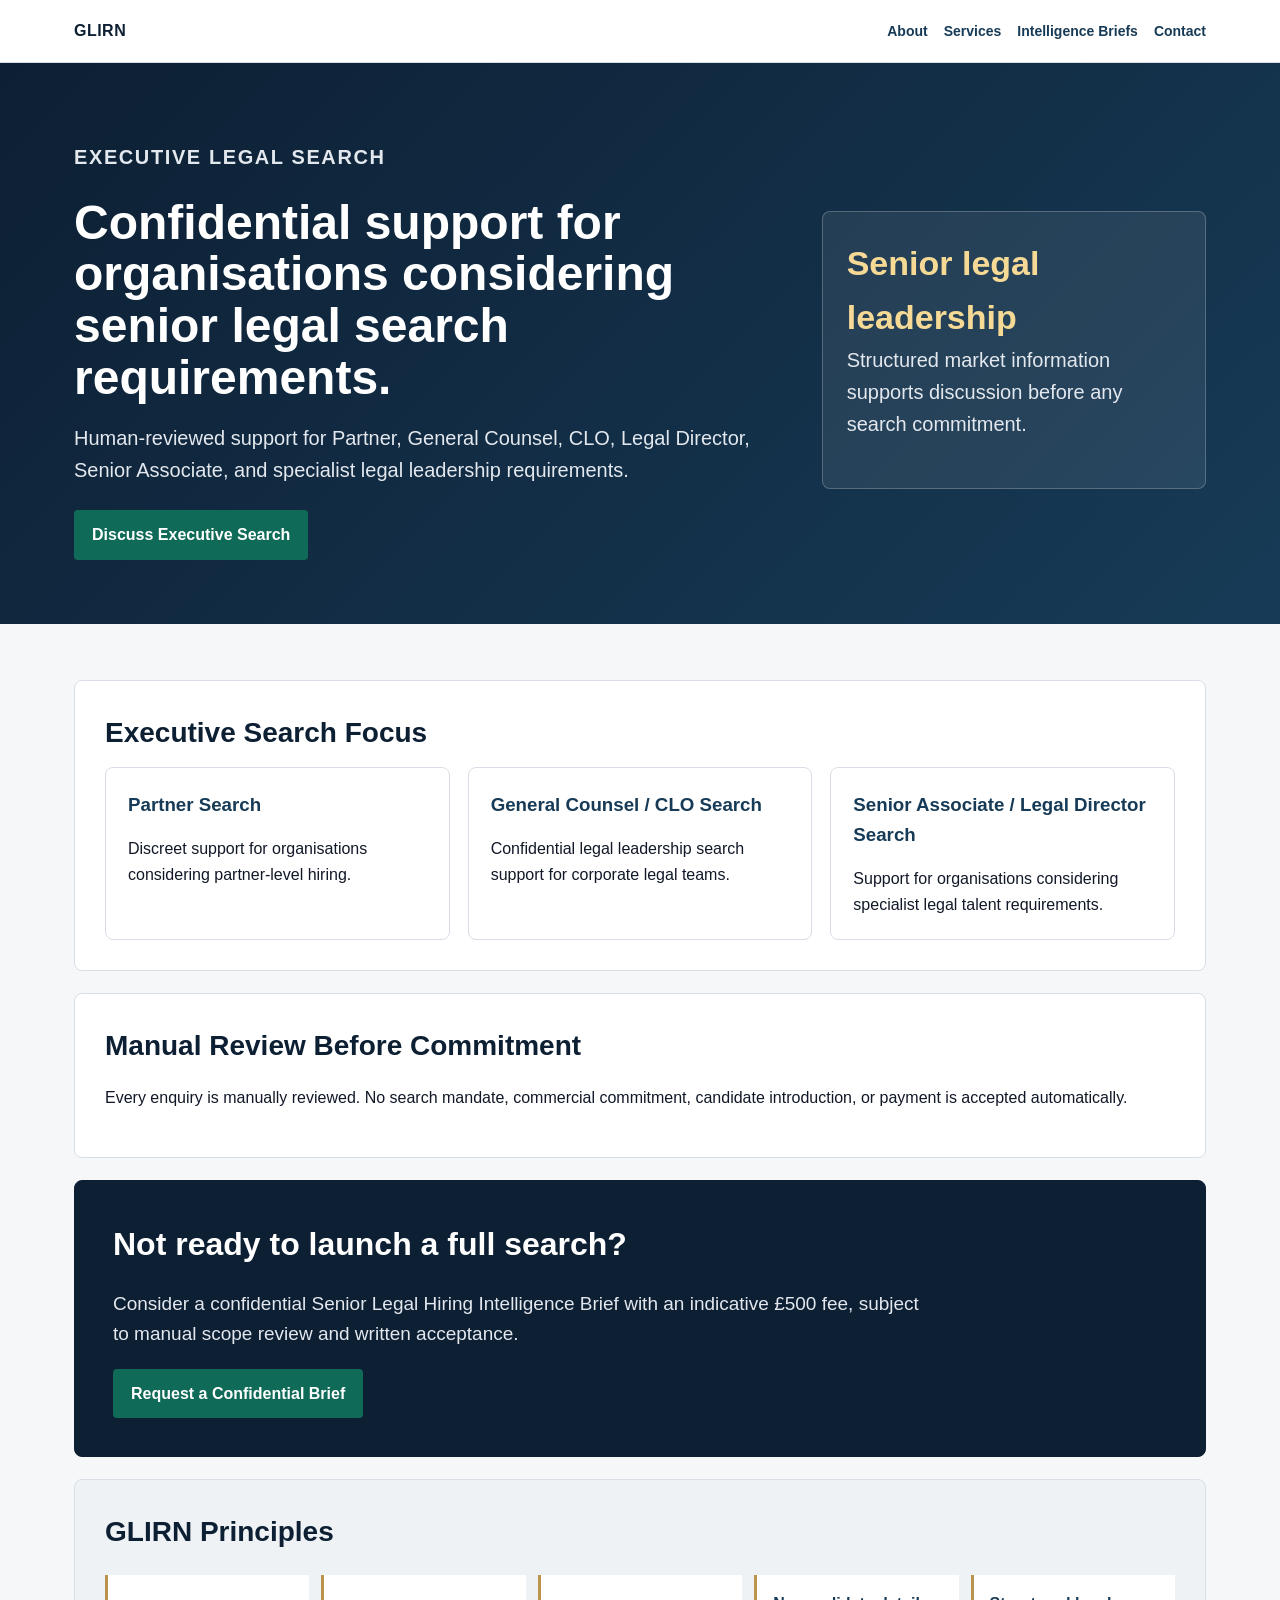
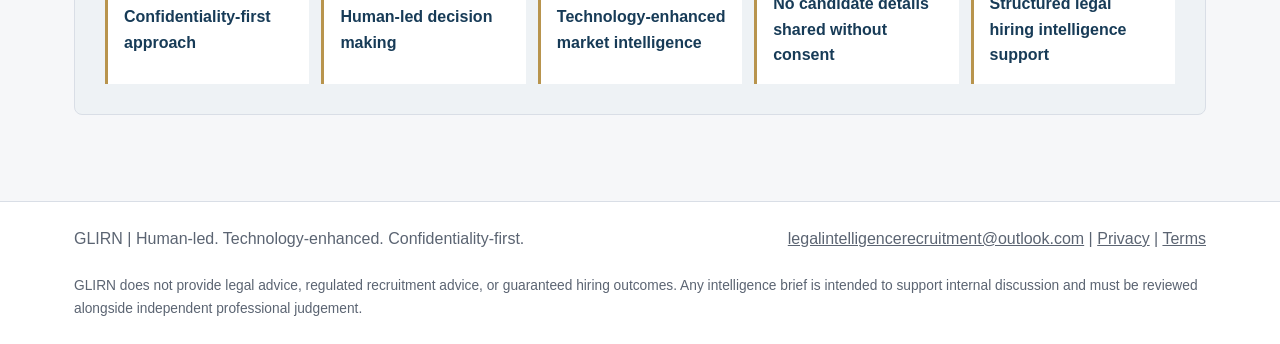
<file: public/executive-search.html>
<!doctype html>
<html lang="en">
<head><meta charset="utf-8"><meta name="viewport" content="width=device-width, initial-scale=1"><title>Executive Search | GLIRN</title><link rel="stylesheet" href="styles.css"></head>
<body>
<header class="site-header"><nav class="nav"><a class="brand" href="index.html">GLIRN</a><div class="nav-links"><a href="about.html">About</a><a href="services.html">Services</a><a href="intelligence-review.html">Intelligence Briefs</a><a href="contact.html">Contact</a></div></nav></header>
<section class="hero"><div class="hero-inner"><div><p class="eyebrow">Executive legal search</p><h1>Confidential support for organisations considering senior legal search requirements.</h1><p>Human-reviewed support for Partner, General Counsel, CLO, Legal Director, Senior Associate, and specialist legal leadership requirements.</p><a class="button" href="contact.html">Discuss Executive Search</a></div><div class="hero-panel"><strong>Senior legal leadership</strong><p>Structured market information supports discussion before any search commitment.</p></div></div></section>
<main><section class="section"><h2>Executive Search Focus</h2><div class="grid"><div class="card"><h3>Partner Search</h3><p>Discreet support for organisations considering partner-level hiring.</p></div><div class="card"><h3>General Counsel / CLO Search</h3><p>Confidential legal leadership search support for corporate legal teams.</p></div><div class="card"><h3>Senior Associate / Legal Director Search</h3><p>Support for organisations considering specialist legal talent requirements.</p></div></div></section><section class="section"><h2>Manual Review Before Commitment</h2><p>Every enquiry is manually reviewed. No search mandate, commercial commitment, candidate introduction, or payment is accepted automatically.</p></section><section class="section cta-band"><h2>Not ready to launch a full search?</h2><p>Consider a confidential Senior Legal Hiring Intelligence Brief with an indicative &pound;500 fee, subject to manual scope review and written acceptance.</p><a class="button" href="contact.html">Request a Confidential Brief</a></section><section class="section principles"><h2>GLIRN Principles</h2><div class="principles-grid"><span>Confidentiality-first approach</span><span>Human-led decision making</span><span>Technology-enhanced market intelligence</span><span>No candidate details shared without consent</span><span>Structured legal hiring intelligence support</span></div></section></main>
<footer class="footer"><div class="footer-inner"><span>GLIRN | Human-led. Technology-enhanced. Confidentiality-first.</span><span><a href="mailto:legalintelligencerecruitment@outlook.com">legalintelligencerecruitment@outlook.com</a> | <a href="privacy.html">Privacy</a> | <a href="terms.html">Terms</a></span></div><p class="footer-disclaimer">GLIRN does not provide legal advice, regulated recruitment advice, or guaranteed hiring outcomes. Any intelligence brief is intended to support internal discussion and must be reviewed alongside independent professional judgement.</p></footer>
</body>
</html>
</file>
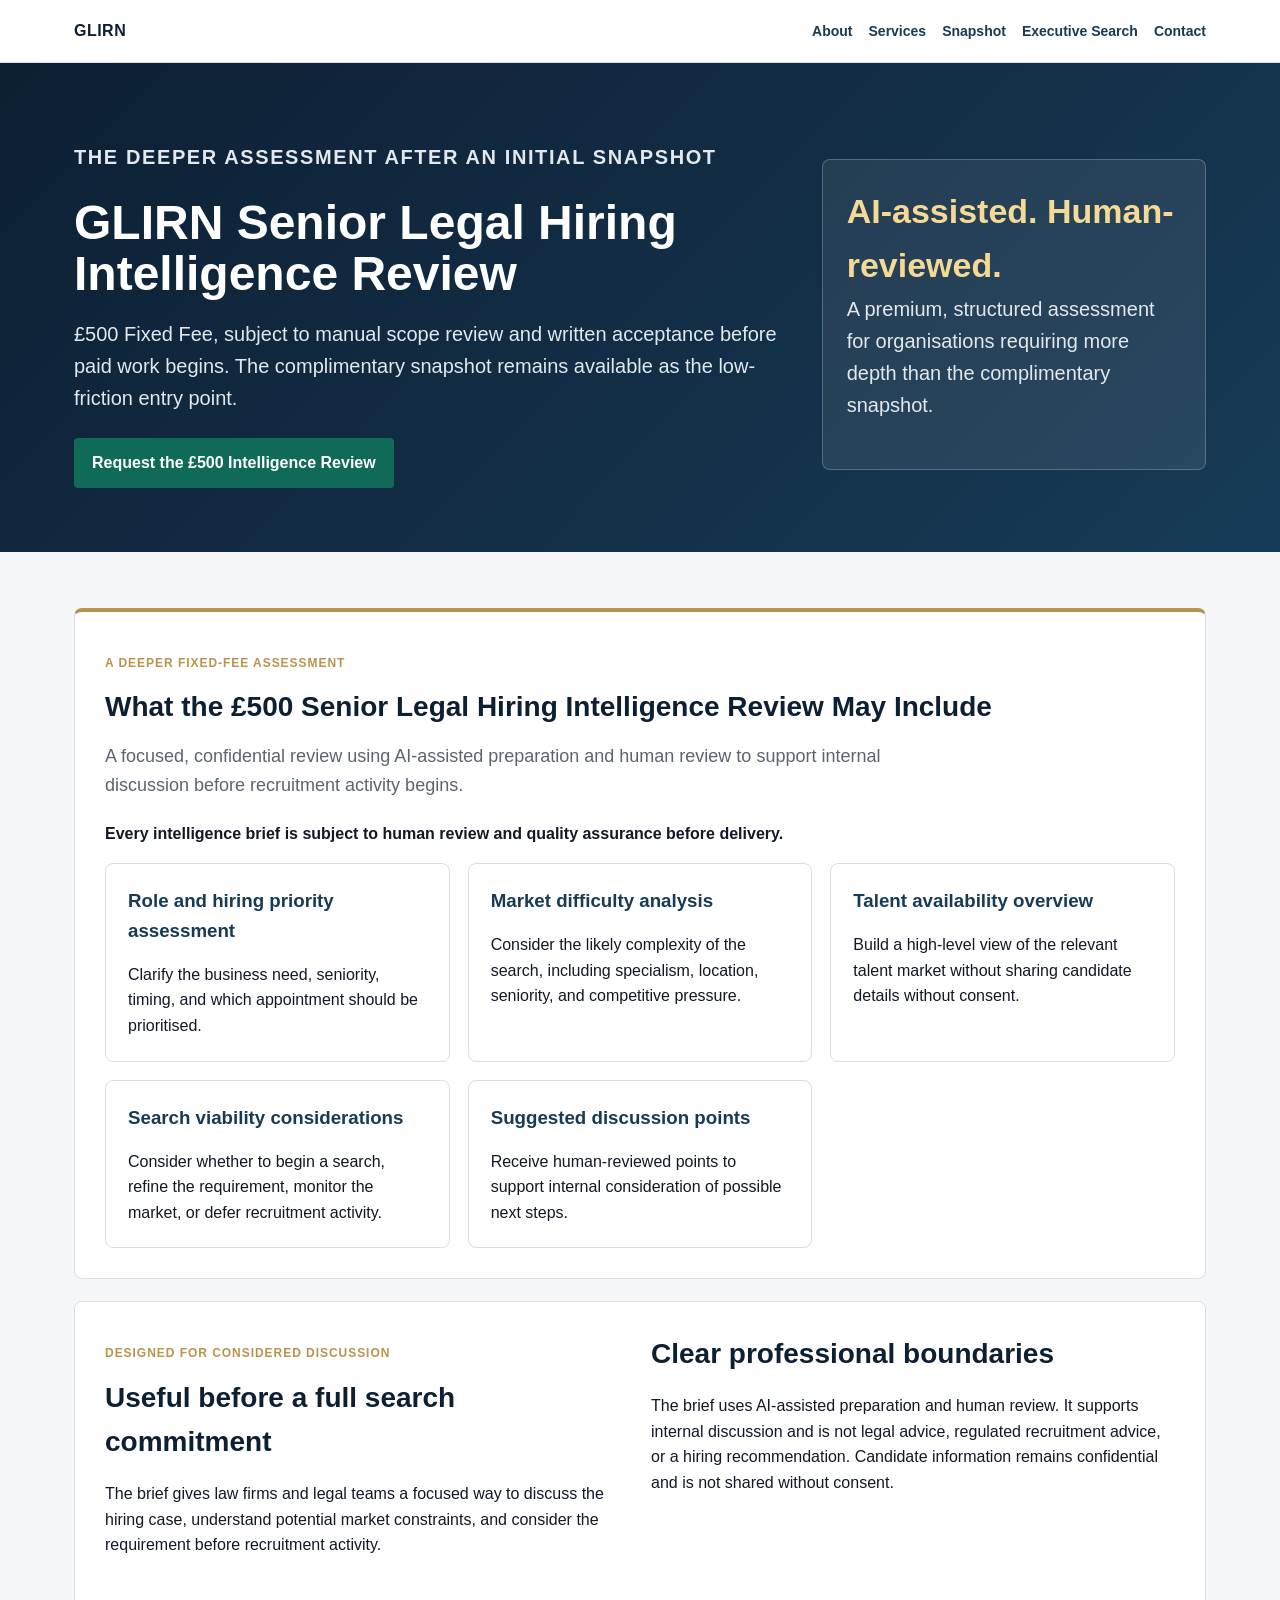
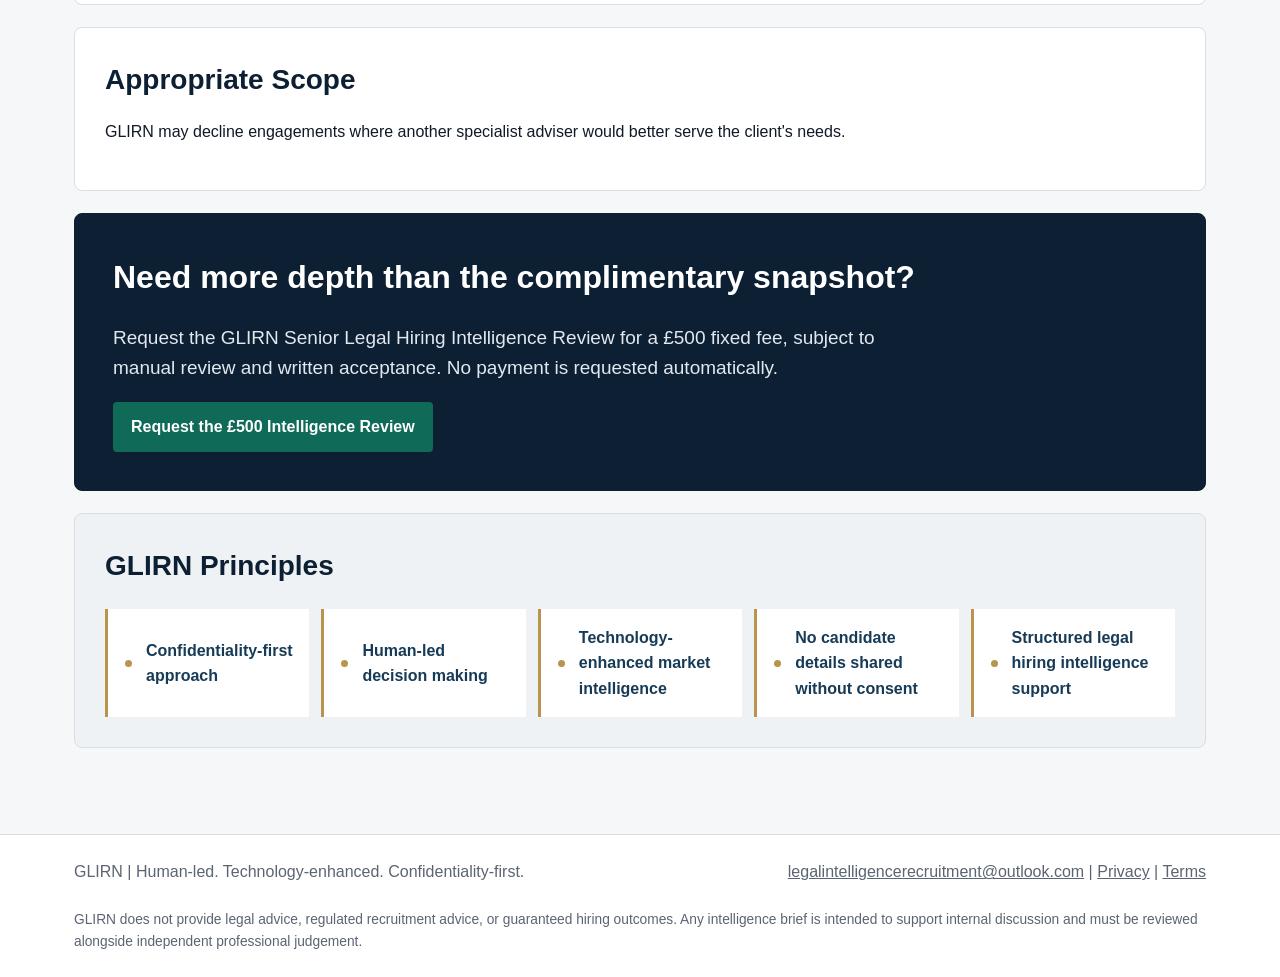
<file: public/intelligence-review.html>
<!doctype html>
<html lang="en">
<head><meta charset="utf-8"><meta name="viewport" content="width=device-width, initial-scale=1"><title>Senior Legal Hiring Intelligence Review | GLIRN</title><link rel="stylesheet" href="styles.css"></head>
<body>
<header class="site-header"><nav class="nav"><a class="brand" href="index.html">GLIRN</a><div class="nav-links"><a href="about.html">About</a><a href="services.html">Services</a><a href="senior-legal-hiring-snapshot.html">Snapshot</a><a href="executive-search.html">Executive Search</a><a href="contact.html">Contact</a></div></nav></header>
<section class="hero"><div class="hero-inner"><div><p class="eyebrow">The deeper assessment after an initial snapshot</p><h1>GLIRN Senior Legal Hiring Intelligence Review</h1><p>&pound;500 Fixed Fee, subject to manual scope review and written acceptance before paid work begins. The complimentary snapshot remains available as the low-friction entry point.</p><a class="button" href="contact.html">Request the &pound;500 Intelligence Review</a></div><div class="hero-panel"><strong>AI-assisted. Human-reviewed.</strong><p>A premium, structured assessment for organisations requiring more depth than the complimentary snapshot.</p></div></div></section>
<main>
<section class="section review-inclusions"><p class="eyebrow">A deeper fixed-fee assessment</p><h2>What the &pound;500 Senior Legal Hiring Intelligence Review May Include</h2><p class="section-intro">A focused, confidential review using AI-assisted preparation and human review to support internal discussion before recruitment activity begins.</p><p><strong>Every intelligence brief is subject to human review and quality assurance before delivery.</strong></p><div class="grid">
<div class="card"><h3>Role and hiring priority assessment</h3><p>Clarify the business need, seniority, timing, and which appointment should be prioritised.</p></div>
<div class="card"><h3>Market difficulty analysis</h3><p>Consider the likely complexity of the search, including specialism, location, seniority, and competitive pressure.</p></div>
<div class="card"><h3>Talent availability overview</h3><p>Build a high-level view of the relevant talent market without sharing candidate details without consent.</p></div>
<div class="card"><h3>Search viability considerations</h3><p>Consider whether to begin a search, refine the requirement, monitor the market, or defer recruitment activity.</p></div>
<div class="card"><h3>Suggested discussion points</h3><p>Receive human-reviewed points to support internal consideration of possible next steps.</p></div>
</div></section>
<section class="section split"><div><p class="eyebrow">Designed for considered discussion</p><h2>Useful before a full search commitment</h2><p>The brief gives law firms and legal teams a focused way to discuss the hiring case, understand potential market constraints, and consider the requirement before recruitment activity.</p></div><div><h2>Clear professional boundaries</h2><p>The brief uses AI-assisted preparation and human review. It supports internal discussion and is not legal advice, regulated recruitment advice, or a hiring recommendation. Candidate information remains confidential and is not shared without consent.</p></div></section>
<section class="section"><h2>Appropriate Scope</h2><p>GLIRN may decline engagements where another specialist adviser would better serve the client's needs.</p></section>
<section class="section cta-band"><h2>Need more depth than the complimentary snapshot?</h2><p>Request the GLIRN Senior Legal Hiring Intelligence Review for a &pound;500 fixed fee, subject to manual review and written acceptance. No payment is requested automatically.</p><a class="button" href="contact.html">Request the &pound;500 Intelligence Review</a></section>
<section class="section principles"><h2>GLIRN Principles</h2><ul class="principles-list"><li>Confidentiality-first approach</li><li>Human-led decision making</li><li>Technology-enhanced market intelligence</li><li>No candidate details shared without consent</li><li>Structured legal hiring intelligence support</li></ul></section>
</main>
<footer class="footer"><div class="footer-inner"><span>GLIRN | Human-led. Technology-enhanced. Confidentiality-first.</span><span><a href="mailto:legalintelligencerecruitment@outlook.com">legalintelligencerecruitment@outlook.com</a> | <a href="privacy.html">Privacy</a> | <a href="terms.html">Terms</a></span></div><p class="footer-disclaimer">GLIRN does not provide legal advice, regulated recruitment advice, or guaranteed hiring outcomes. Any intelligence brief is intended to support internal discussion and must be reviewed alongside independent professional judgement.</p></footer>
</body>
</html>
</file>
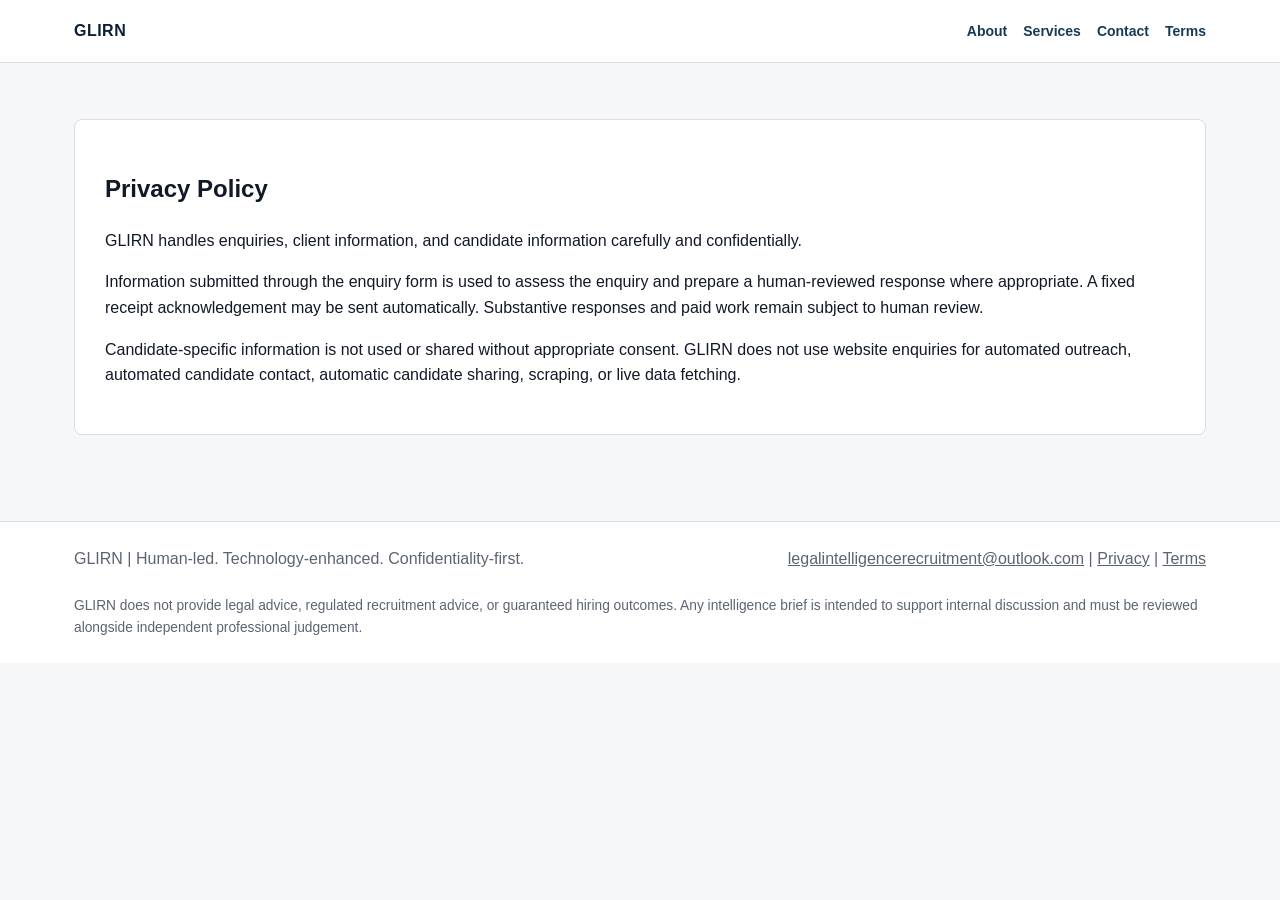
<file: public/privacy.html>
<!doctype html>
<html lang="en">
<head><meta charset="utf-8"><meta name="viewport" content="width=device-width, initial-scale=1"><title>Privacy | GLIRN</title><link rel="stylesheet" href="styles.css"></head>
<body>
<header class="site-header"><nav class="nav"><a class="brand" href="index.html">GLIRN</a><div class="nav-links"><a href="about.html">About</a><a href="services.html">Services</a><a href="contact.html">Contact</a><a href="terms.html">Terms</a></div></nav></header>
<main><section class="section"><h1>Privacy Policy</h1><p>GLIRN handles enquiries, client information, and candidate information carefully and confidentially.</p><p>Information submitted through the enquiry form is used to assess the enquiry and prepare a human-reviewed response where appropriate. A fixed receipt acknowledgement may be sent automatically. Substantive responses and paid work remain subject to human review.</p><p>Candidate-specific information is not used or shared without appropriate consent. GLIRN does not use website enquiries for automated outreach, automated candidate contact, automatic candidate sharing, scraping, or live data fetching.</p></section></main>
<footer class="footer"><div class="footer-inner"><span>GLIRN | Human-led. Technology-enhanced. Confidentiality-first.</span><span><a href="mailto:legalintelligencerecruitment@outlook.com">legalintelligencerecruitment@outlook.com</a> | <a href="privacy.html">Privacy</a> | <a href="terms.html">Terms</a></span></div><p class="footer-disclaimer">GLIRN does not provide legal advice, regulated recruitment advice, or guaranteed hiring outcomes. Any intelligence brief is intended to support internal discussion and must be reviewed alongside independent professional judgement.</p></footer>
</body>
</html>
</file>
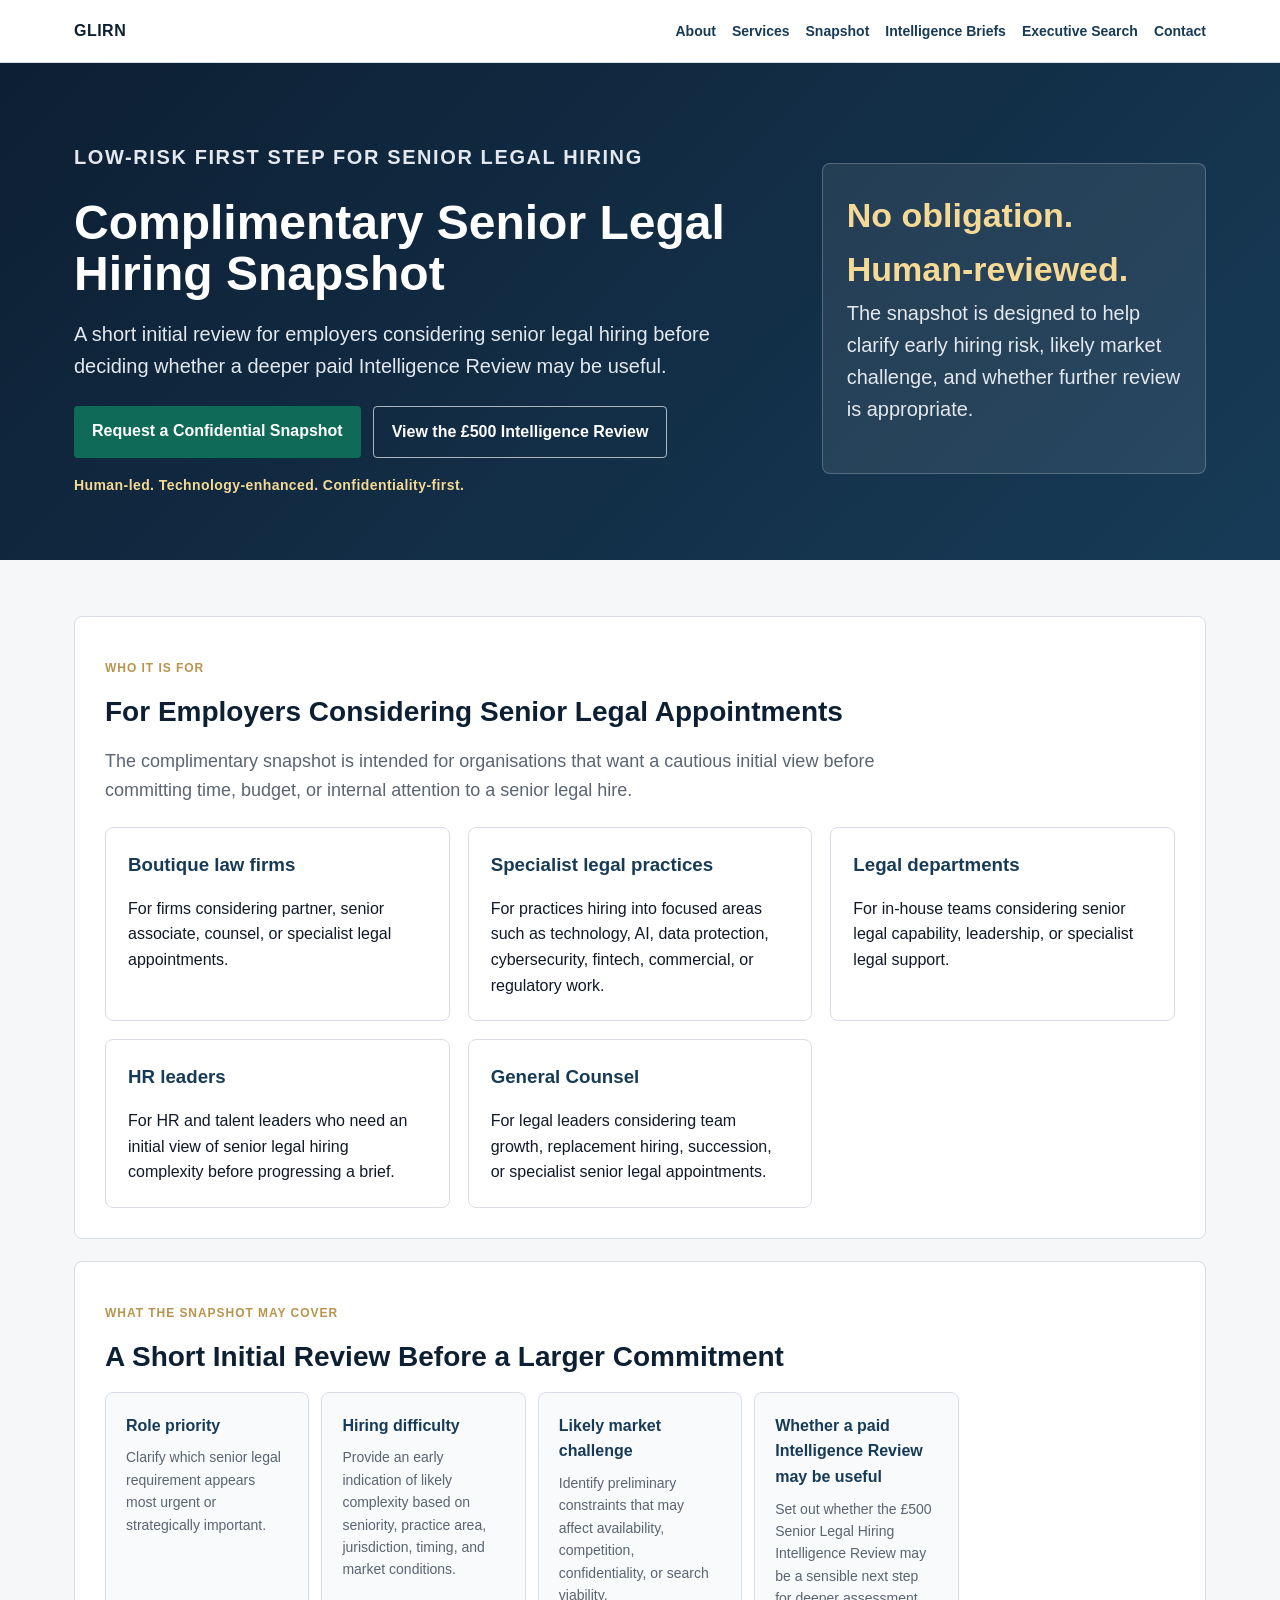
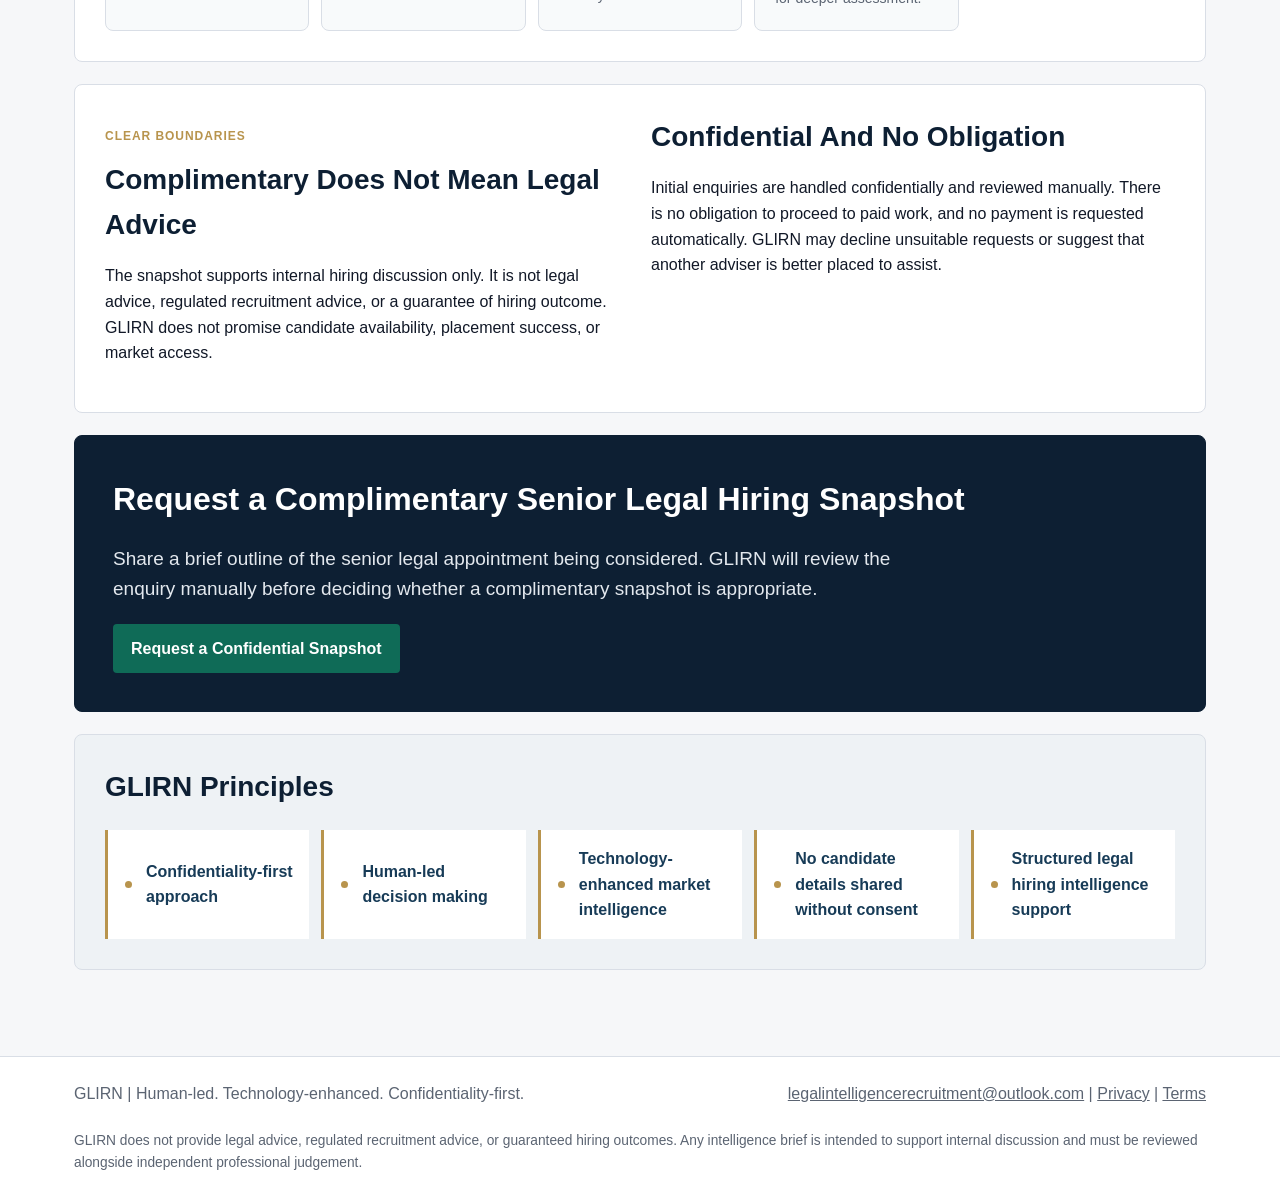
<file: public/senior-legal-hiring-snapshot.html>
<!doctype html>
<html lang="en">
<head><meta charset="utf-8"><meta name="viewport" content="width=device-width, initial-scale=1"><title>Complimentary Senior Legal Hiring Snapshot | GLIRN</title><link rel="stylesheet" href="styles.css"></head>
<body>
<header class="site-header"><nav class="nav"><a class="brand" href="index.html">GLIRN</a><div class="nav-links"><a href="about.html">About</a><a href="services.html">Services</a><a href="senior-legal-hiring-snapshot.html">Snapshot</a><a href="intelligence-review.html">Intelligence Briefs</a><a href="executive-search.html">Executive Search</a><a href="contact.html">Contact</a></div></nav></header>
<section class="hero"><div class="hero-inner"><div><p class="eyebrow">Low-risk first step for senior legal hiring</p><h1>Complimentary Senior Legal Hiring Snapshot</h1><p>A short initial review for employers considering senior legal hiring before deciding whether a deeper paid Intelligence Review may be useful.</p><div class="button-row"><a class="button" href="contact.html">Request a Confidential Snapshot</a><a class="button secondary" href="intelligence-review.html">View the &pound;500 Intelligence Review</a></div><p class="hero-trust-line">Human-led. Technology-enhanced. Confidentiality-first.</p></div><div class="hero-panel"><strong>No obligation. Human-reviewed.</strong><p>The snapshot is designed to help clarify early hiring risk, likely market challenge, and whether further review is appropriate.</p></div></div></section>
<main>
<section class="section"><p class="eyebrow">Who it is for</p><h2>For Employers Considering Senior Legal Appointments</h2><p class="section-intro">The complimentary snapshot is intended for organisations that want a cautious initial view before committing time, budget, or internal attention to a senior legal hire.</p><div class="grid"><div class="card"><h3>Boutique law firms</h3><p>For firms considering partner, senior associate, counsel, or specialist legal appointments.</p></div><div class="card"><h3>Specialist legal practices</h3><p>For practices hiring into focused areas such as technology, AI, data protection, cybersecurity, fintech, commercial, or regulatory work.</p></div><div class="card"><h3>Legal departments</h3><p>For in-house teams considering senior legal capability, leadership, or specialist legal support.</p></div><div class="card"><h3>HR leaders</h3><p>For HR and talent leaders who need an initial view of senior legal hiring complexity before progressing a brief.</p></div><div class="card"><h3>General Counsel</h3><p>For legal leaders considering team growth, replacement hiring, succession, or specialist senior legal appointments.</p></div></div></section>
<section class="section snapshot-inclusions"><p class="eyebrow">What the snapshot may cover</p><h2>A Short Initial Review Before a Larger Commitment</h2><div class="review-list"><div><strong>Role priority</strong><span>Clarify which senior legal requirement appears most urgent or strategically important.</span></div><div><strong>Hiring difficulty</strong><span>Provide an early indication of likely complexity based on seniority, practice area, jurisdiction, timing, and market conditions.</span></div><div><strong>Likely market challenge</strong><span>Identify preliminary constraints that may affect availability, competition, confidentiality, or search viability.</span></div><div><strong>Whether a paid Intelligence Review may be useful</strong><span>Set out whether the &pound;500 Senior Legal Hiring Intelligence Review may be a sensible next step for deeper assessment.</span></div></div></section>
<section class="section split"><div><p class="eyebrow">Clear boundaries</p><h2>Complimentary Does Not Mean Legal Advice</h2><p>The snapshot supports internal hiring discussion only. It is not legal advice, regulated recruitment advice, or a guarantee of hiring outcome. GLIRN does not promise candidate availability, placement success, or market access.</p></div><div><h2>Confidential And No Obligation</h2><p>Initial enquiries are handled confidentially and reviewed manually. There is no obligation to proceed to paid work, and no payment is requested automatically. GLIRN may decline unsuitable requests or suggest that another adviser is better placed to assist.</p></div></section>
<section class="section cta-band"><h2>Request a Complimentary Senior Legal Hiring Snapshot</h2><p>Share a brief outline of the senior legal appointment being considered. GLIRN will review the enquiry manually before deciding whether a complimentary snapshot is appropriate.</p><a class="button" href="contact.html">Request a Confidential Snapshot</a></section>
<section class="section principles"><h2>GLIRN Principles</h2><ul class="principles-list"><li>Confidentiality-first approach</li><li>Human-led decision making</li><li>Technology-enhanced market intelligence</li><li>No candidate details shared without consent</li><li>Structured legal hiring intelligence support</li></ul></section>
</main>
<footer class="footer"><div class="footer-inner"><span>GLIRN | Human-led. Technology-enhanced. Confidentiality-first.</span><span><a href="mailto:legalintelligencerecruitment@outlook.com">legalintelligencerecruitment@outlook.com</a> | <a href="privacy.html">Privacy</a> | <a href="terms.html">Terms</a></span></div><p class="footer-disclaimer">GLIRN does not provide legal advice, regulated recruitment advice, or guaranteed hiring outcomes. Any intelligence brief is intended to support internal discussion and must be reviewed alongside independent professional judgement.</p></footer>
</body>
</html>
</file>
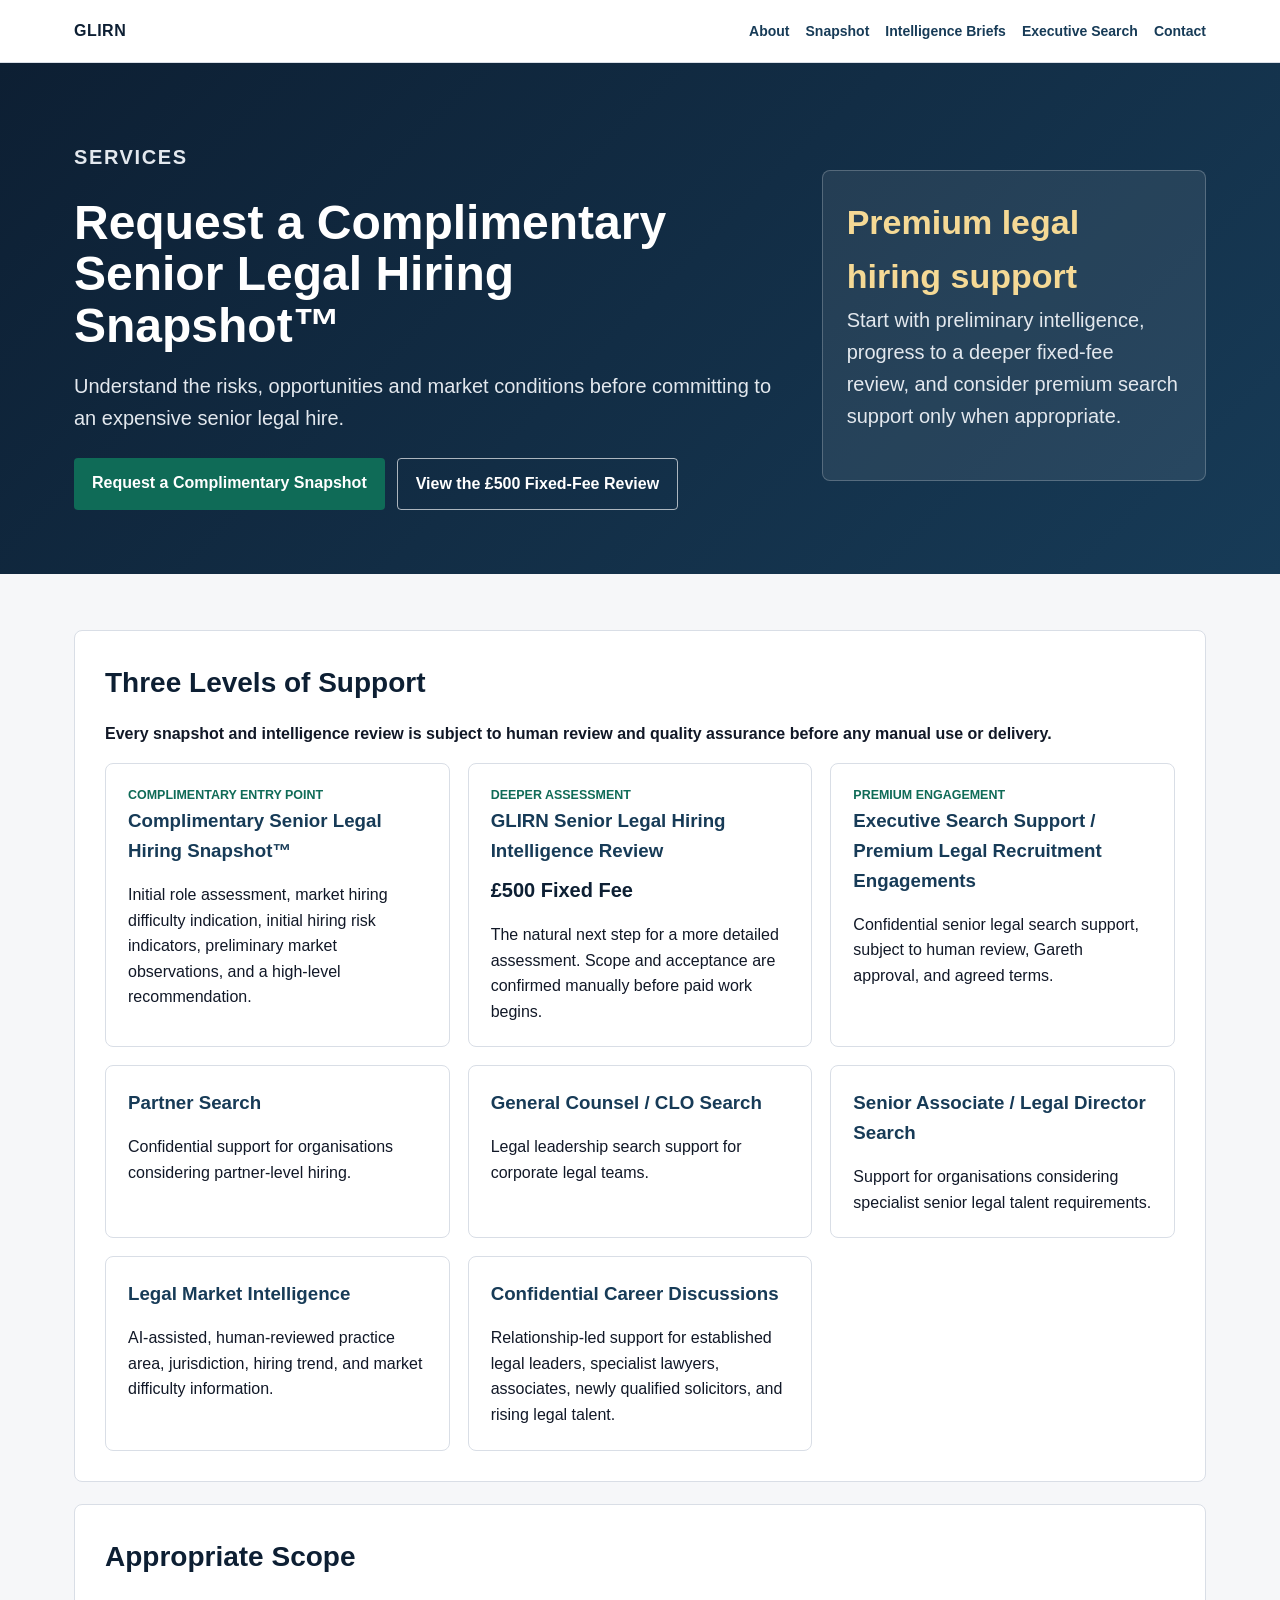
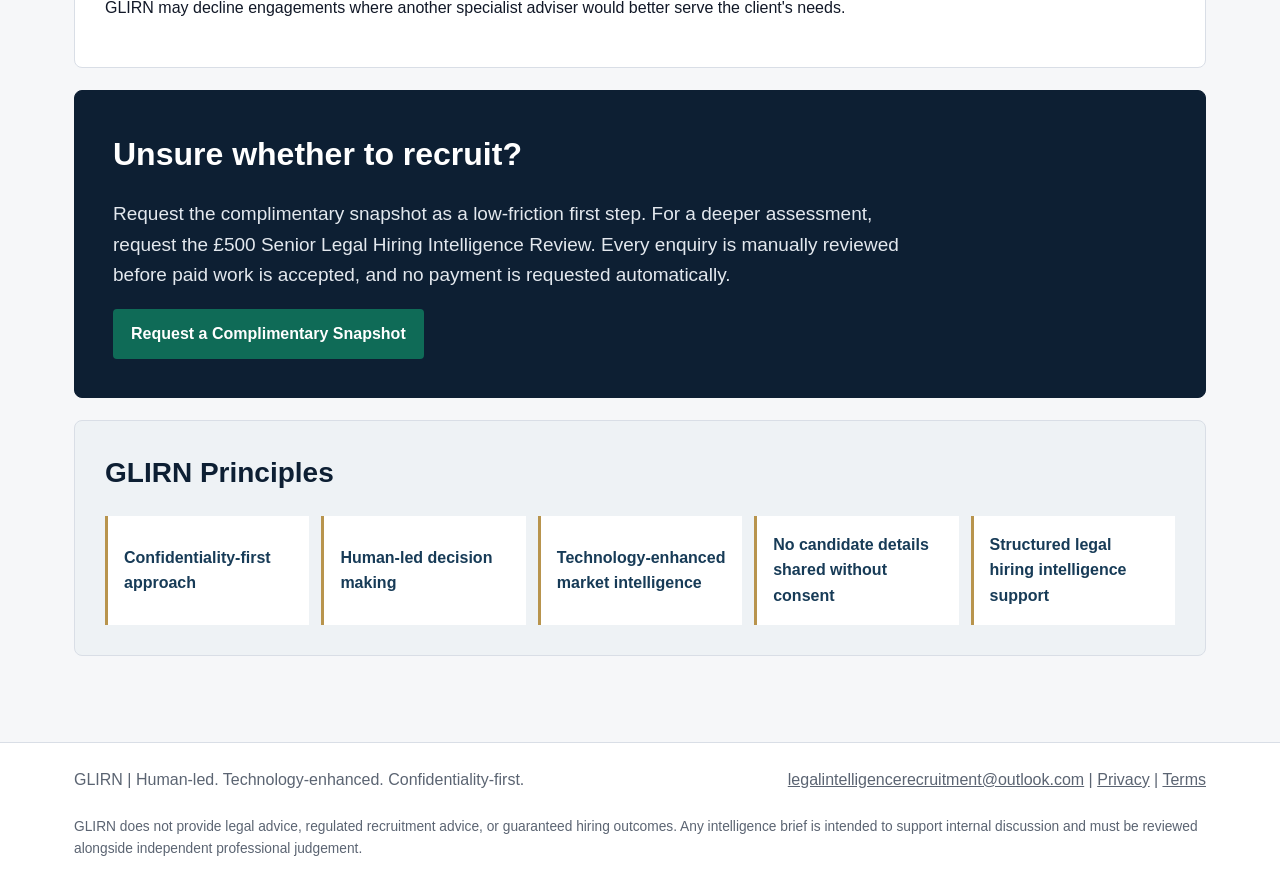
<file: public/services.html>
<!doctype html>
<html lang="en">
<head><meta charset="utf-8"><meta name="viewport" content="width=device-width, initial-scale=1"><title>Services | GLIRN</title><link rel="stylesheet" href="styles.css"></head>
<body>
<header class="site-header"><nav class="nav"><a class="brand" href="index.html">GLIRN</a><div class="nav-links"><a href="about.html">About</a><a href="senior-legal-hiring-snapshot.html">Snapshot</a><a href="intelligence-review.html">Intelligence Briefs</a><a href="executive-search.html">Executive Search</a><a href="contact.html">Contact</a></div></nav></header>
<section class="hero"><div class="hero-inner"><div><p class="eyebrow">Services</p><h1>Request a Complimentary Senior Legal Hiring Snapshot&trade;</h1><p>Understand the risks, opportunities and market conditions before committing to an expensive senior legal hire.</p><div class="button-row"><a class="button" href="contact.html">Request a Complimentary Snapshot</a><a class="button secondary" href="intelligence-review.html">View the &pound;500 Fixed-Fee Review</a></div></div><div class="hero-panel"><strong>Premium legal hiring support</strong><p>Start with preliminary intelligence, progress to a deeper fixed-fee review, and consider premium search support only when appropriate.</p></div></div></section>
<main><section class="section"><h2>Three Levels of Support</h2><p><strong>Every snapshot and intelligence review is subject to human review and quality assurance before any manual use or delivery.</strong></p><div class="grid"><div class="card"><p class="offer-step">Complimentary entry point</p><h3>Complimentary Senior Legal Hiring Snapshot&trade;</h3><p>Initial role assessment, market hiring difficulty indication, initial hiring risk indicators, preliminary market observations, and a high-level recommendation.</p></div><div class="card featured-offer"><p class="offer-step">Deeper assessment</p><h3>GLIRN Senior Legal Hiring Intelligence Review</h3><p class="offer-price">&pound;500 Fixed Fee</p><p>The natural next step for a more detailed assessment. Scope and acceptance are confirmed manually before paid work begins.</p></div><div class="card"><p class="offer-step">Premium engagement</p><h3>Executive Search Support / Premium Legal Recruitment Engagements</h3><p>Confidential senior legal search support, subject to human review, Gareth approval, and agreed terms.</p></div><div class="card"><h3>Partner Search</h3><p>Confidential support for organisations considering partner-level hiring.</p></div><div class="card"><h3>General Counsel / CLO Search</h3><p>Legal leadership search support for corporate legal teams.</p></div><div class="card"><h3>Senior Associate / Legal Director Search</h3><p>Support for organisations considering specialist senior legal talent requirements.</p></div><div class="card"><h3>Legal Market Intelligence</h3><p>AI-assisted, human-reviewed practice area, jurisdiction, hiring trend, and market difficulty information.</p></div><div class="card"><h3>Confidential Career Discussions</h3><p>Relationship-led support for established legal leaders, specialist lawyers, associates, newly qualified solicitors, and rising legal talent.</p></div></div></section><section class="section"><h2>Appropriate Scope</h2><p>GLIRN may decline engagements where another specialist adviser would better serve the client's needs.</p></section><section class="section cta-band"><h2>Unsure whether to recruit?</h2><p>Request the complimentary snapshot as a low-friction first step. For a deeper assessment, request the &pound;500 Senior Legal Hiring Intelligence Review. Every enquiry is manually reviewed before paid work is accepted, and no payment is requested automatically.</p><a class="button" href="contact.html">Request a Complimentary Snapshot</a></section><section class="section principles"><h2>GLIRN Principles</h2><div class="principles-grid"><span>Confidentiality-first approach</span><span>Human-led decision making</span><span>Technology-enhanced market intelligence</span><span>No candidate details shared without consent</span><span>Structured legal hiring intelligence support</span></div></section></main>
<footer class="footer"><div class="footer-inner"><span>GLIRN | Human-led. Technology-enhanced. Confidentiality-first.</span><span><a href="mailto:legalintelligencerecruitment@outlook.com">legalintelligencerecruitment@outlook.com</a> | <a href="privacy.html">Privacy</a> | <a href="terms.html">Terms</a></span></div><p class="footer-disclaimer">GLIRN does not provide legal advice, regulated recruitment advice, or guaranteed hiring outcomes. Any intelligence brief is intended to support internal discussion and must be reviewed alongside independent professional judgement.</p></footer>
</body>
</html>
</file>
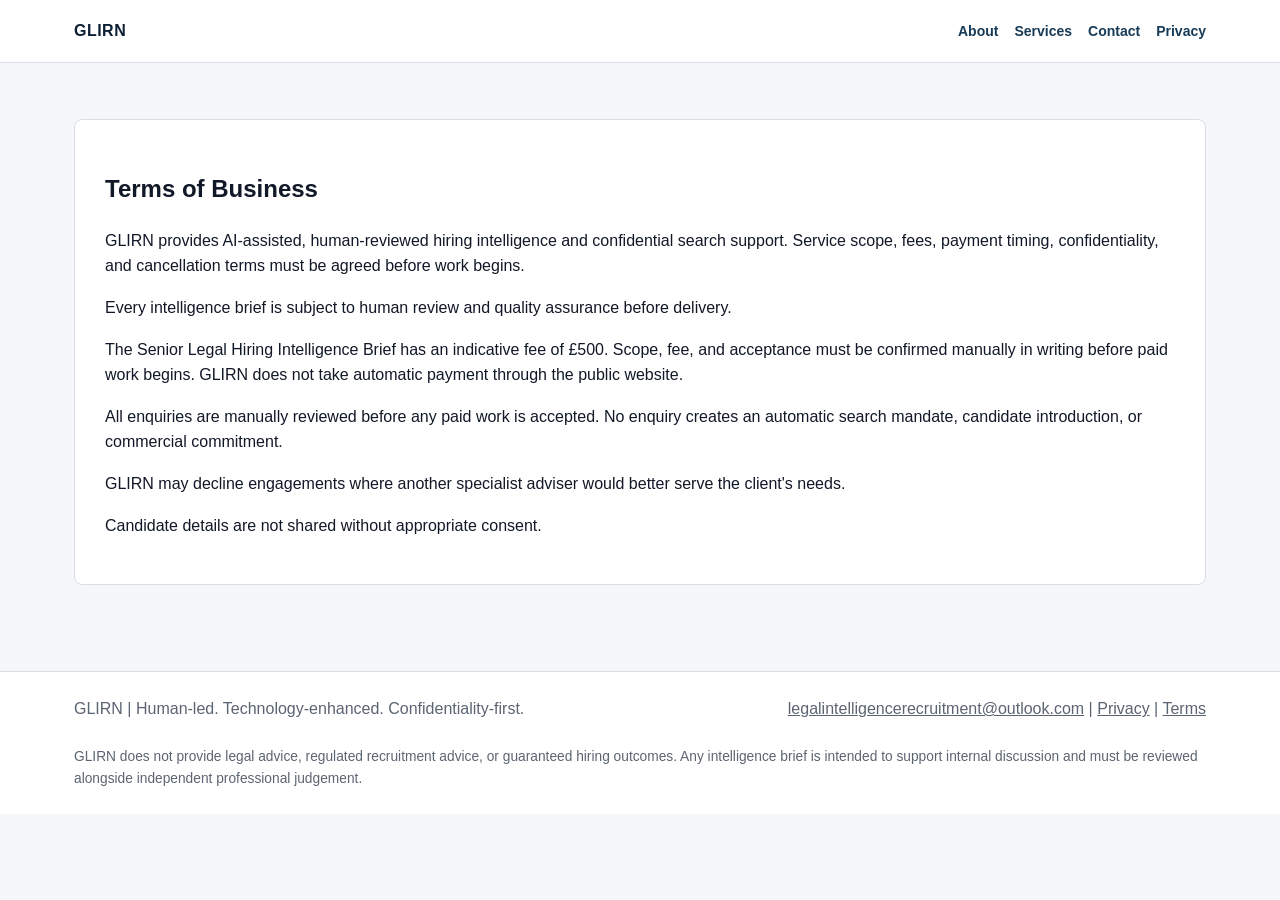
<file: public/terms.html>
<!doctype html>
<html lang="en">
<head><meta charset="utf-8"><meta name="viewport" content="width=device-width, initial-scale=1"><title>Terms | GLIRN</title><link rel="stylesheet" href="styles.css"></head>
<body>
<header class="site-header"><nav class="nav"><a class="brand" href="index.html">GLIRN</a><div class="nav-links"><a href="about.html">About</a><a href="services.html">Services</a><a href="contact.html">Contact</a><a href="privacy.html">Privacy</a></div></nav></header>
<main><section class="section"><h1>Terms of Business</h1><p>GLIRN provides AI-assisted, human-reviewed hiring intelligence and confidential search support. Service scope, fees, payment timing, confidentiality, and cancellation terms must be agreed before work begins.</p><p>Every intelligence brief is subject to human review and quality assurance before delivery.</p><p>The Senior Legal Hiring Intelligence Brief has an indicative fee of &pound;500. Scope, fee, and acceptance must be confirmed manually in writing before paid work begins. GLIRN does not take automatic payment through the public website.</p><p>All enquiries are manually reviewed before any paid work is accepted. No enquiry creates an automatic search mandate, candidate introduction, or commercial commitment.</p><p>GLIRN may decline engagements where another specialist adviser would better serve the client's needs.</p><p>Candidate details are not shared without appropriate consent.</p></section></main>
<footer class="footer"><div class="footer-inner"><span>GLIRN | Human-led. Technology-enhanced. Confidentiality-first.</span><span><a href="mailto:legalintelligencerecruitment@outlook.com">legalintelligencerecruitment@outlook.com</a> | <a href="privacy.html">Privacy</a> | <a href="terms.html">Terms</a></span></div><p class="footer-disclaimer">GLIRN does not provide legal advice, regulated recruitment advice, or guaranteed hiring outcomes. Any intelligence brief is intended to support internal discussion and must be reviewed alongside independent professional judgement.</p></footer>
</body>
</html>
</file>
<file: public/styles.css>
:root{
  --ink:#111827;
  --muted:#5b6472;
  --line:#d9dee6;
  --navy:#0d1f33;
  --blue:#173b57;
  --green:#0f6b57;
  --gold:#b8944d;
  --paper:#f6f7f9;
  --white:#ffffff;
}
*{box-sizing:border-box}
body{margin:0;font-family:Arial,Helvetica,sans-serif;color:var(--ink);background:var(--paper);line-height:1.6}
a{color:inherit}
.site-header{background:var(--white);border-bottom:1px solid var(--line);position:sticky;top:0;z-index:2}
.nav{max-width:1180px;margin:auto;padding:18px 24px;display:flex;align-items:center;justify-content:space-between;gap:18px}
.brand{font-weight:800;letter-spacing:.03em;color:var(--navy);text-decoration:none}
.nav-links{display:flex;flex-wrap:wrap;gap:16px}
.nav-links a{text-decoration:none;color:var(--blue);font-weight:700;font-size:14px}
.hero{background:linear-gradient(135deg,#0d1f33,#173b57);color:white}
.hero-inner{max-width:1180px;margin:auto;padding:78px 24px 64px;display:grid;grid-template-columns:1.3fr .7fr;gap:34px;align-items:center}
.hero h1{font-size:48px;line-height:1.08;margin:0 0 18px;letter-spacing:0}
.hero p{font-size:20px;color:#e3e8ee;margin:0 0 24px}
.hero-panel{border:1px solid rgba(255,255,255,.22);padding:24px;background:rgba(255,255,255,.08);border-radius:8px}
.hero-panel strong{display:block;font-size:34px;color:#f5d995}
.button-row{display:flex;flex-wrap:wrap;gap:12px}
.offer-step{font-size:.78rem;font-weight:700;text-transform:uppercase;color:var(--green);margin:0 0 8px}
.offer-price{font-size:1.25rem;font-weight:800;color:var(--navy);margin:8px 0}
.featured-offer{border-top:4px solid var(--gold)}
.button{display:inline-block;padding:12px 18px;border-radius:4px;text-decoration:none;font-weight:800;background:var(--green);color:white}
.button.secondary{background:transparent;border:1px solid rgba(255,255,255,.65)}
.hero .hero-trust-line{margin:16px 0 0;font-size:14px;font-weight:800;letter-spacing:.03em;color:#f5d995}
main{max-width:1180px;margin:auto;padding:34px 24px}
.section{background:var(--white);border:1px solid var(--line);border-radius:8px;padding:30px;margin:22px 0}
.section h2{margin:0 0 12px;color:var(--navy);font-size:28px}
.grid{display:grid;grid-template-columns:repeat(3,1fr);gap:18px}
.card{border:1px solid var(--line);border-radius:8px;padding:22px;background:#fff}
.card h3{margin:0 0 8px;color:var(--blue)}
.card p{margin-bottom:0}
.eyebrow{text-transform:uppercase;font-size:12px;font-weight:800;letter-spacing:.08em;color:var(--gold)}
.split{display:grid;grid-template-columns:1fr 1fr;gap:22px}
.market-sides{border-top:4px solid var(--green)}
.audience-card,.career-card{padding:26px;border:1px solid var(--line);border-radius:8px;background:#f8fafb}
.audience-card h3,.career-card h3{margin:0 0 10px;color:var(--blue);font-size:22px}
.text-link{display:inline-block;margin-top:8px;color:var(--green);font-weight:800;text-decoration:none;border-bottom:1px solid currentColor}
.role-list,.trust-list{margin:14px 0 18px;padding-left:20px}
.role-list li,.trust-list li{margin:7px 0}
.trust-sections>div{padding:4px 8px}
.standards-note{padding:14px 16px;background:#eef2f5;border-left:3px solid var(--gold);color:var(--muted);font-size:14px}
.section-intro{max-width:780px;color:var(--muted);font-size:18px;margin:0 0 22px}
.career-pathways{border-top:4px solid var(--blue)}
.pathway-flow{display:grid;grid-template-columns:1fr auto 1fr auto 1fr auto 1fr auto 1.35fr;gap:10px;align-items:stretch;margin:26px 0}
.pathway-step{display:flex;flex-direction:column;justify-content:center;min-height:116px;padding:18px;border:1px solid var(--line);border-radius:8px;background:#f8fafb;text-align:center}
.pathway-step span{color:var(--gold);font-size:12px;font-weight:800;letter-spacing:.08em}
.pathway-step strong{margin-top:6px;color:var(--blue);line-height:1.35}
.pathway-arrow{display:flex;align-items:center;color:var(--gold);font-size:24px;font-weight:800;transform:rotate(-90deg)}
.pathway-summary{margin:0;padding:16px 18px;border-left:3px solid var(--green);background:#eef6f3;color:var(--blue);font-weight:700}
.stage-grid{display:grid;grid-template-columns:repeat(5,1fr);gap:14px;margin-top:22px}
.stage-card{padding:20px;border-top:3px solid var(--gold);background:#f8fafb}
.stage-card h3{margin:0;color:var(--blue);font-size:18px;line-height:1.35}
.stage-card ul{margin:14px 0 0;padding-left:18px;color:var(--muted)}
.stage-card li{margin:7px 0}
.professional-standards{background:var(--navy);color:#e3e8ee;border-color:var(--navy)}
.professional-standards h2{color:white}
.professional-standards p:last-child{max-width:900px;margin-bottom:0;font-size:18px}
.review-inclusions{border-top:4px solid var(--gold)}
.review-list{display:grid;grid-template-columns:repeat(5,1fr);gap:12px}
.review-list div{padding:20px;background:#f8fafb;border:1px solid var(--line);border-radius:8px}
.review-list strong{display:block;color:var(--blue);margin-bottom:8px}
.review-list span{display:block;color:var(--muted);font-size:14px}
.cta-band{background:var(--navy);color:white;border-color:var(--navy);padding:38px}
.cta-band h2{color:white;font-size:32px}
.cta-band p{max-width:820px;font-size:19px;color:#e3e8ee}
.near-top-cta{margin-top:0}
.principles{background:#eef2f5}
.principles-list{display:grid;grid-template-columns:repeat(5,1fr);gap:12px;margin:20px 0 0;padding:0;list-style:none}
.principles-list li{position:relative;display:flex;align-items:center;min-height:86px;padding:16px 16px 16px 38px;border-left:3px solid var(--gold);background:var(--white);font-weight:700;color:var(--blue)}
.principles-list li::before{content:"";position:absolute;left:17px;width:7px;height:7px;border-radius:50%;background:var(--gold)}
.principles-grid{display:grid;grid-template-columns:repeat(5,1fr);gap:12px;margin-top:20px}
.principles-grid span{display:flex;align-items:center;min-height:86px;padding:16px;border-left:3px solid var(--gold);background:var(--white);font-weight:700;color:var(--blue)}
.final-conversion{background:linear-gradient(135deg,#0d1f33,#173b57);color:white;border-color:var(--navy);padding:38px}
.final-conversion h2{color:white;font-size:32px}
.final-conversion .section-intro{color:#e3e8ee}
.conversion-card{padding:26px;border:1px solid rgba(255,255,255,.22);border-radius:8px;background:rgba(255,255,255,.08)}
.conversion-card h3{margin:0 0 10px;color:#f5d995;font-size:22px}
.conversion-card p{margin:0 0 20px;color:#e3e8ee}
.form label{display:block;margin-top:14px;font-weight:800}
.form input,.form select,.form textarea{width:100%;margin-top:6px;padding:12px;border:1px solid #b8c0c8;border-radius:4px;font:inherit;background:white}
.form button{margin-top:16px;border:0}
.footer{border-top:1px solid var(--line);background:var(--white);margin-top:30px}
.footer-inner{max-width:1180px;margin:auto;padding:24px;display:flex;justify-content:space-between;gap:18px;flex-wrap:wrap;color:var(--muted)}
.footer-disclaimer{max-width:1180px;margin:0 auto;padding:0 24px 24px;color:var(--muted);font-size:.86rem;line-height:1.6}
@media (max-width:800px){
  .hero-inner,.split,.grid,.principles-grid,.principles-list,.review-list,.stage-grid{grid-template-columns:1fr}
  .pathway-flow{grid-template-columns:1fr}
  .pathway-arrow{justify-content:center;transform:none}
  .hero h1{font-size:34px}
  .nav{align-items:flex-start;flex-direction:column}
}
</file>
